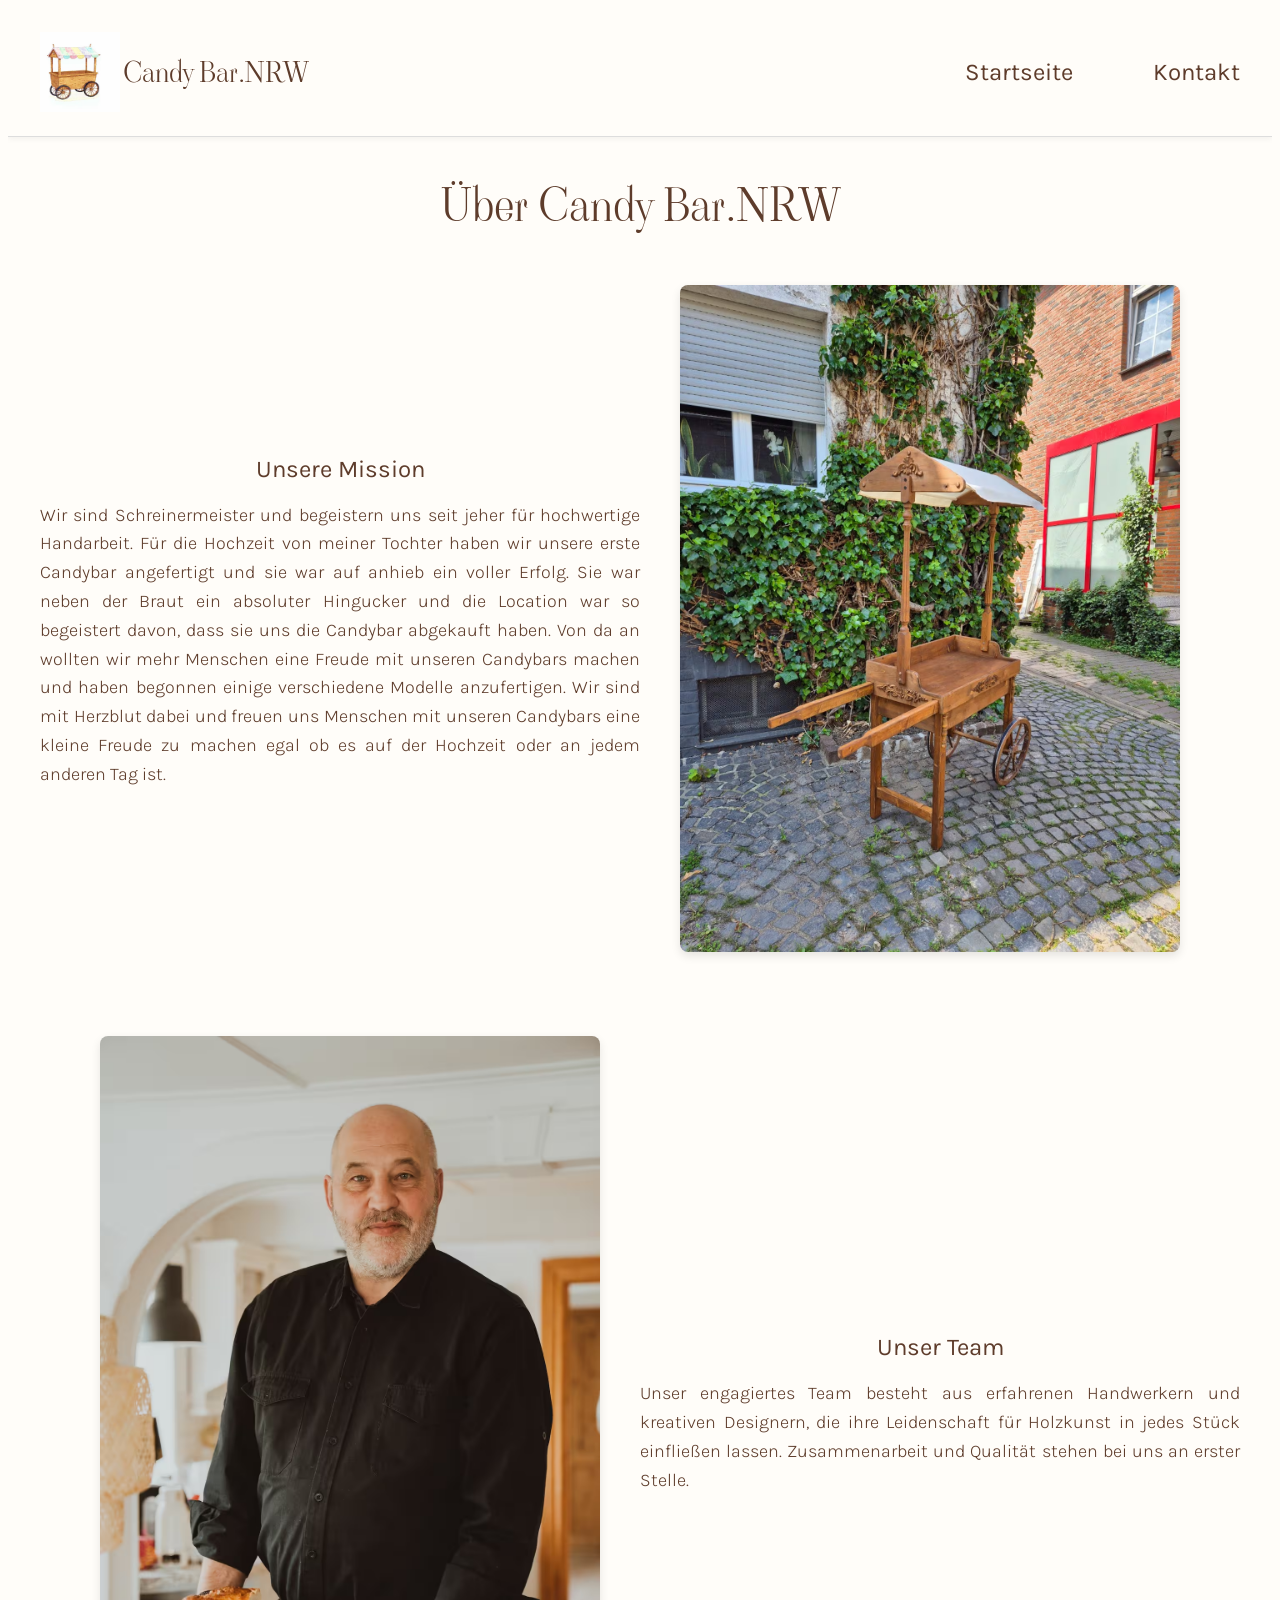
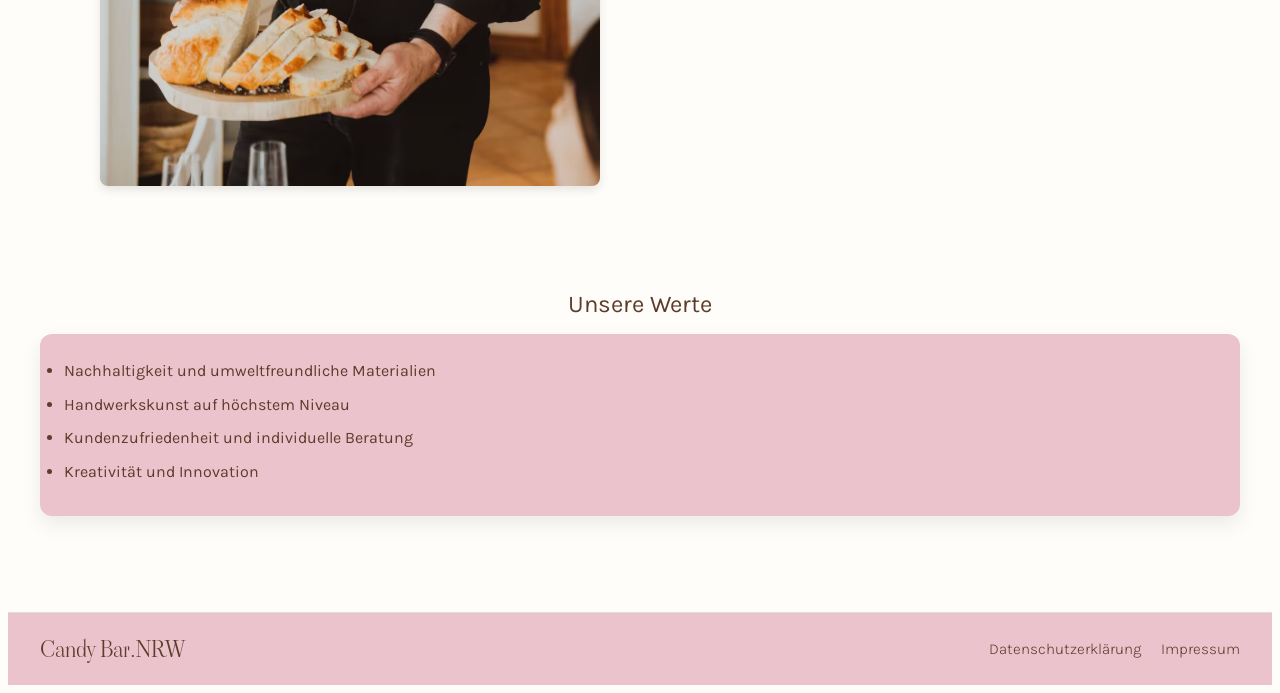
<file: about-us.html>
<!DOCTYPE html>
<html lang="de">
  <head>
    <meta charset="UTF-8" />
    <meta name="viewport" content="width=device-width, initial-scale=1.0" />
    <title>Candy Bar.NRW - Über uns</title>
    <meta name="description" content="Erfahren Sie mehr über Candy Bar.NRW, unser Team, unsere Mission und Werte." />
    <meta name="keywords" content="Candy Bar, Holzunikate, Über uns, Team, Mission, Werte" />
    <meta name="author" content="Candy Bar.NRW" />

                                      <!-- Fonts -->
    <link rel="preconnect" href="https://fonts.googleapis.com" />
    <link rel="preconnect" href="https://fonts.gstatic.com" crossorigin />
    <link href="https://fonts.googleapis.com/css2?family=Karla:ital,wght@0,200..800;1,200..800&family=Viaoda+Libre&display=swap" rel="stylesheet" />

                                        <!-- Style -->
    <link rel="stylesheet" href="Candy.Bar.css" />
  </head>
  <body>
    <header>
                         <!-- NAVBAR -->
        <nav class="navbar" role="navigation" aria-label="Hauptmenü">
          <div class="navbar-container">
            <div class="nav-top">

                            <!-- Logo + text -->
               <a href="index.html" class="logo" aria-label="Startseite Candy Bar.NRW">
                 <img src="Logo-NRW.avif" alt="Logo NRW Candy Bar NRW" class="logo-img" />
                 <span class="logo-text">Candy Bar.NRW</span>
               </a>

                       <!-- Menu for bigger screens -->
               <ul class="nav-links desktop-menu">
                <li><a href="index.html" target="_blank" rel="noopener noreferrer">Startseite</a></li>
                <li><a href="index.html#contact">Kontakt</a></li>
              </ul>

                          <!-- Menu for mobiles -->
              <div class="menu-wrap">
                  <input type="checkbox" id="menu-toggle" class="menu-toggle" aria-controls="mobile-menu"/>
                  <label for="menu-toggle" class="menu-icon" aria-label="Menü öffnen/schließen">
                    <span></span>
                    <span></span>
                    <span></span>
                 </label>

                 <ul class="nav-links mobile-menu" id="mobile-menu">
                    <li><a href="index.html" target="_blank" rel="noopener noreferrer">Startseite</a></li>
                    <li><a href="index.html#contact">Kontakt</a></li>
                 </ul>
               </div>
            </div> <!-- nav-top -->
          </div> <!-- navbar-container -->
       </nav>
    </header>

    <main>
      <section class="about-section info-section-container" role="region" aria-label="Über uns">
        <h1 class="info-heading">Über Candy Bar.NRW</h1>

        <div class="info-block first-block">
           <div class="info-text">
              <h2>Unsere Mission</h2>
              <p>Wir sind Schreinermeister und begeistern uns seit jeher für hochwertige Handarbeit. Für die Hochzeit von meiner Tochter haben wir unsere erste Candybar angefertigt und sie war auf anhieb ein voller Erfolg. Sie war neben der Braut ein absoluter Hingucker und die Location war so begeistert davon, dass sie uns die Candybar abgekauft haben. 
               Von da an wollten wir mehr Menschen eine Freude mit unseren Candybars machen und haben begonnen einige verschiedene Modelle anzufertigen. Wir sind mit Herzblut dabei und freuen uns Menschen mit unseren Candybars eine kleine Freude zu machen egal ob es auf der Hochzeit oder an jedem anderen Tag ist.</p>
            </div>
            <div class="info-images">
              <img src="About Us.avif" alt="Handgefertigte Holzunikate" loading="lazy"/>
            </div>
        </div>

        <div class="info-block reverse second-block">
          <div class="info-text">
            <h2>Unser Team</h2>
            <p>Unser engagiertes Team besteht aus erfahrenen Handwerkern und kreativen Designern, die ihre Leidenschaft für Holzkunst in jedes Stück einfließen lassen. Zusammenarbeit und Qualität stehen bei uns an erster Stelle.</p>
          </div>
          <div class="info-images">
            <img src="Reiner.Otto.avif" alt="Team von Candy Bar.NRW" loading="lazy" />
          </div>
       </div>

        <div class="info-block first-block third-block">
         <div class="info-text">
           <h2>Unsere Werte</h2>
            <ul class="info-list-container about-values-list">
              <li>Nachhaltigkeit und umweltfreundliche Materialien</li>
              <li>Handwerkskunst auf höchstem Niveau</li>
              <li>Kundenzufriedenheit und individuelle Beratung</li>
              <li>Kreativität und Innovation</li>
            </ul>
         </div>
       </div>
      </section>
   </main>

   <footer class="footer"  role="contentinfo">
      <div class="footer-content">
         <span class="footer-logo">Candy Bar.NRW</span>
         <nav class="footer-links" aria-label="Footer Navigation">
           <a href="datenschutz.html">Datenschutzerklärung</a>
           <a href="Impressum.html">Impressum</a>
         </nav>
      </div>
    </footer>


  </body>
</html>
</file>
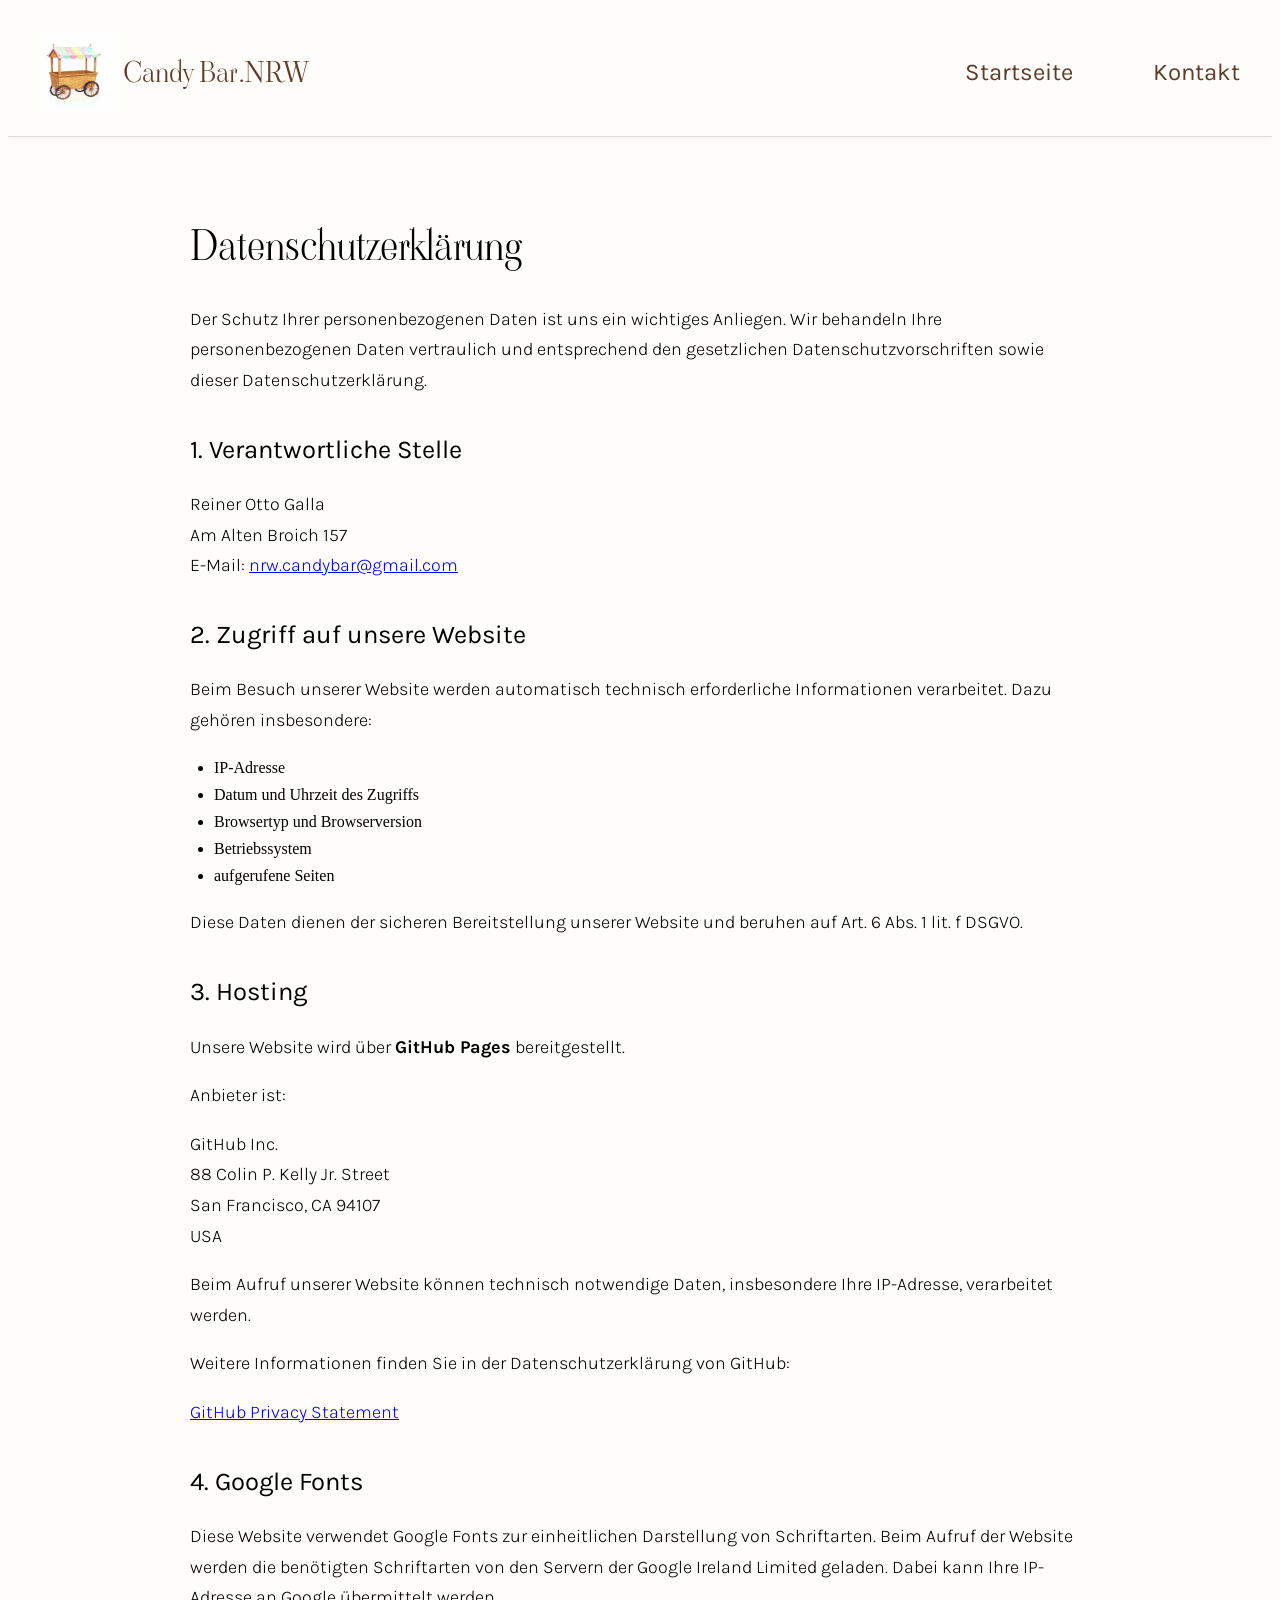
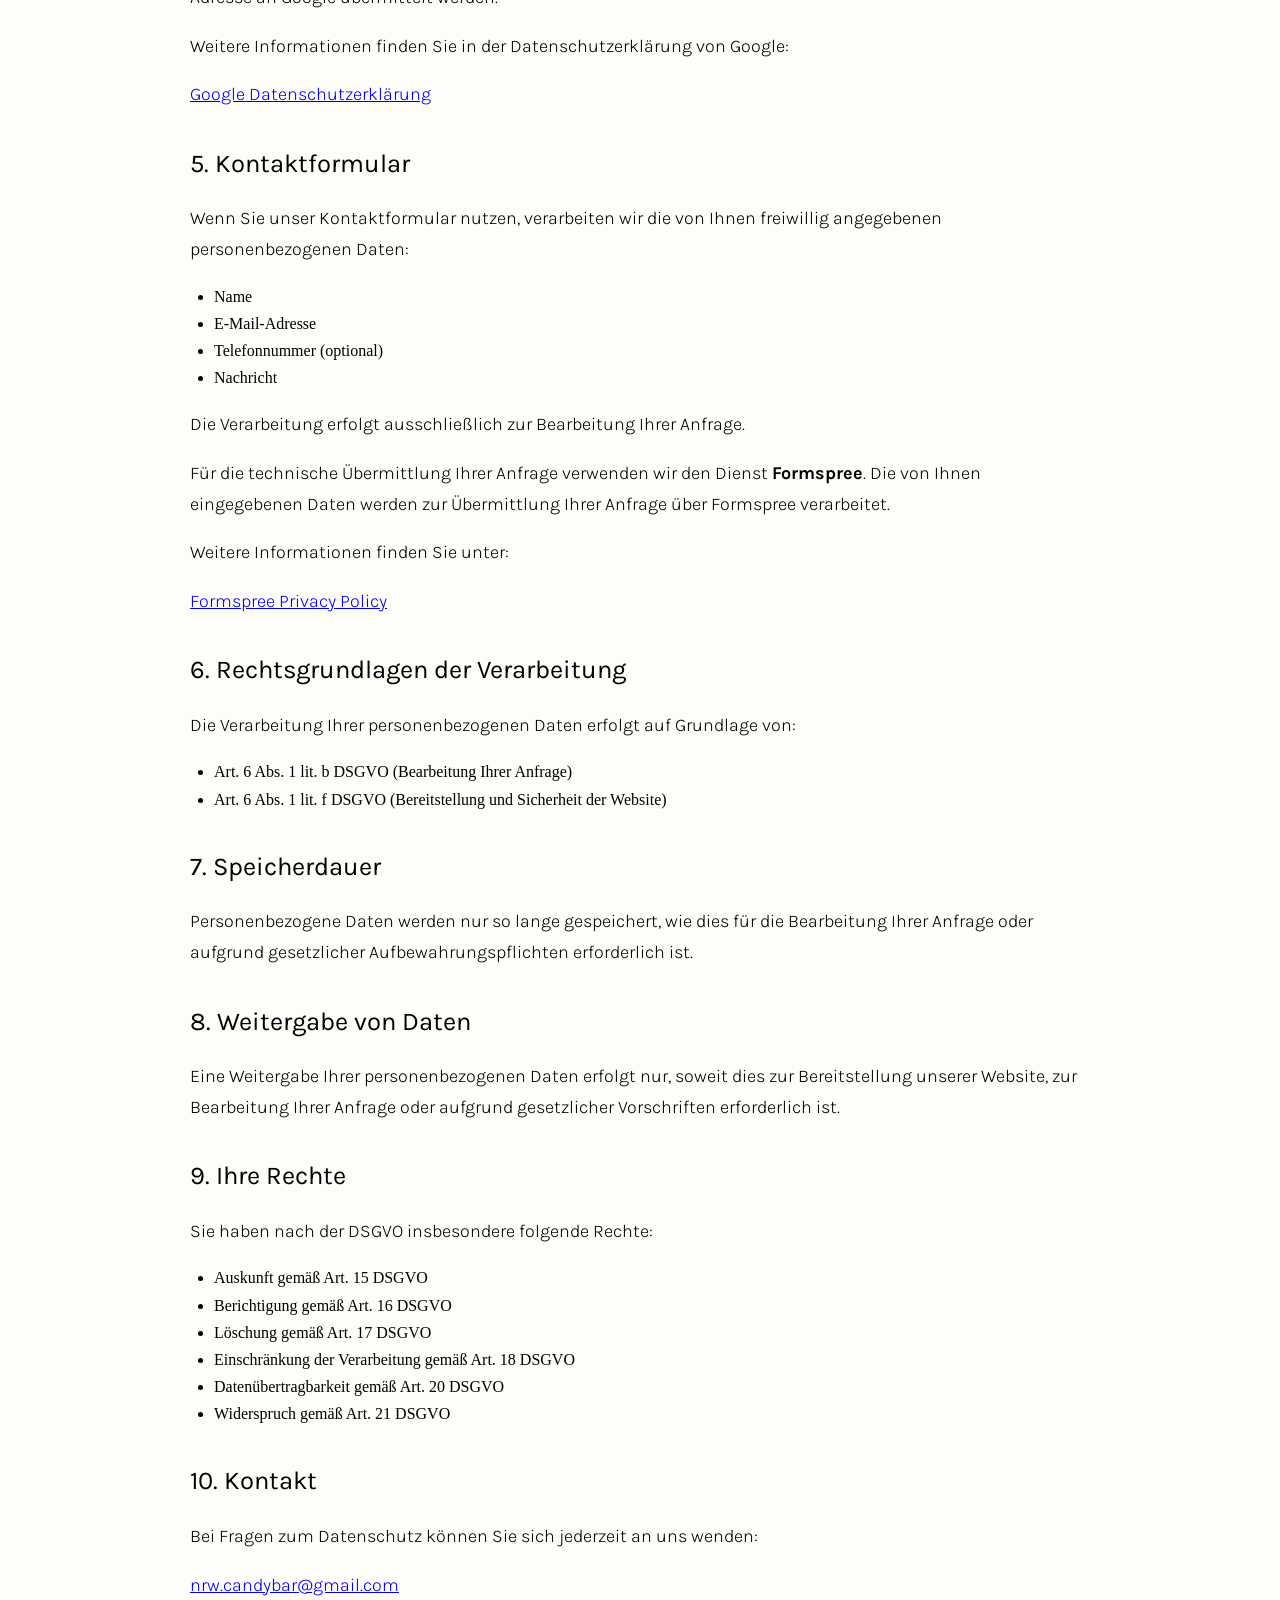
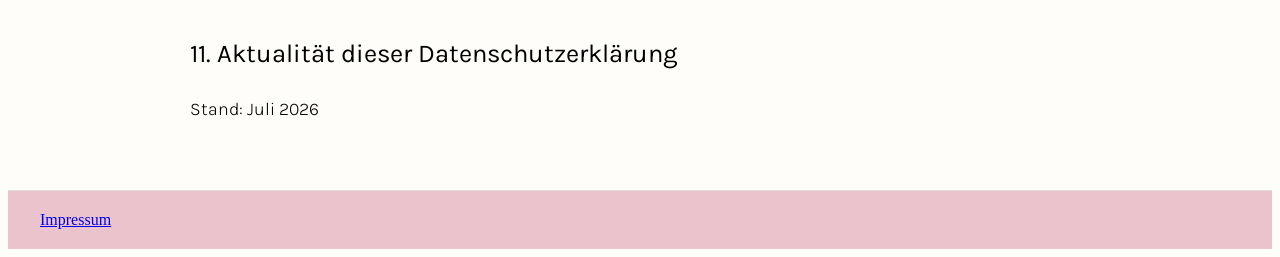
<file: datenschutz.html>
<!DOCTYPE html>
<html lang="de">
    <head>
      <meta charset="UTF-8" />
      <meta name="viewport" content="width=device-width, initial-scale=1.0" />
      <title>Datenschutzerklärung - Candy Bar.NRW</title>
      <meta name="description" content="Datenschutzerklärung von Candy Bar.NRW gemäß DSGVO." />
      <meta name="author" content="Candy Bar.NRW" />
      <meta name="robots" content="index, follow">

        <!-- Fonts -->
      <link rel="preconnect" href="https://fonts.googleapis.com">
      <link rel="preconnect" href="https://fonts.gstatic.com" crossorigin>
      <link href="https://fonts.googleapis.com/css2?family=Karla:ital,wght@0,200..800;1,200..800&family=Viaoda+Libre&display=swap" rel="stylesheet">

       <!-- Style -->
      <link rel="stylesheet" href="Candy.Bar.css" />
    </head>

    <body>
             <!-- NAVBAR -->
      <nav class="navbar" role="navigation" aria-label="Hauptmenü">
        <div class="navbar-container">
          <div class="nav-top">

            <!-- Logo + text -->
           <a href="index.html" class="logo" aria-label="Startseite Candy Bar.NRW">
             <img src="Logo-NRW.avif" alt="Logo NRW Candy Bar NRW" class="logo-img" />
             <span class="logo-text">Candy Bar.NRW</span>
           </a>

             <!-- Menu for bigger screens -->
           <ul class="nav-links desktop-menu">
             <li><a href="index.html" target="_blank" rel="noopener noreferrer">Startseite</a></li>
             <li><a href="index.html#contact">Kontakt</a></li>
           </ul>

            <!-- Menu for mobiles -->
           <div class="menu-wrap">
             <input type="checkbox" id="menu-toggle" class="menu-toggle" aria-controls="mobile-menu"/>
             <label for="menu-toggle" class="menu-icon" aria-label="Menü öffnen/schließen">
             <span></span>
             <span></span>
             <span></span>
             </label>

             <ul class="nav-links mobile-menu" id="mobile-menu">
               <li><a href="index.html" target="_blank" rel="noopener noreferrer">Startseite</a></li>
               <li><a href="#contact">Kontakt</a></li>
             </ul>
           </div>
         </div> <!-- nav-top -->
       </div> <!-- navbar-container -->
     </nav>

      <main class="legal-container">

        <h1>Datenschutzerklärung</h1>

        <p>
        Der Schutz Ihrer personenbezogenen Daten ist uns ein wichtiges Anliegen.
        Wir behandeln Ihre personenbezogenen Daten vertraulich und entsprechend
        den gesetzlichen Datenschutzvorschriften sowie dieser Datenschutzerklärung.
        </p>

        <h2>1. Verantwortliche Stelle</h2>

        <p>
        Reiner Otto Galla<br>
        Am Alten Broich 157<br>
        E-Mail:
        <a href="mailto:nrw.candybar@gmail.com">nrw.candybar@gmail.com</a>
        </p>

        <h2>2. Zugriff auf unsere Website</h2>

        <p>
        Beim Besuch unserer Website werden automatisch technisch erforderliche
        Informationen verarbeitet. Dazu gehören insbesondere:
        </p>

        <ul>
          <li>IP-Adresse</li>
          <li>Datum und Uhrzeit des Zugriffs</li>
          <li>Browsertyp und Browserversion</li>
          <li>Betriebssystem</li>
          <li>aufgerufene Seiten</li>
        </ul>

        <p>
        Diese Daten dienen der sicheren Bereitstellung unserer Website und
        beruhen auf Art. 6 Abs. 1 lit. f DSGVO.
        </p>

        <h2>3. Hosting</h2>

        <p>
        Unsere Website wird über <strong>GitHub Pages</strong> bereitgestellt.
        </p>

        <p>
        Anbieter ist:
        </p>

        <p>
        GitHub Inc.<br>
        88 Colin P. Kelly Jr. Street<br>
        San Francisco, CA 94107<br>
        USA
        </p>

        <p>
        Beim Aufruf unserer Website können technisch notwendige Daten, insbesondere
        Ihre IP-Adresse, verarbeitet werden.
        </p>

        <p>
        Weitere Informationen finden Sie in der Datenschutzerklärung von GitHub:
        </p>

        <p>
          <a href="https://docs.github.com/de/site-policy/privacy-policies/github-general-privacy-statement"
          target="_blank"
          rel="noopener noreferrer">
          GitHub Privacy Statement
    </a>
  </p>

  <h2>4. Google Fonts</h2>

  <p>
    Diese Website verwendet Google Fonts zur einheitlichen Darstellung von
    Schriftarten. Beim Aufruf der Website werden die benötigten Schriftarten
    von den Servern der Google Ireland Limited geladen. Dabei kann Ihre
    IP-Adresse an Google übermittelt werden.
  </p>

  <p>
    Weitere Informationen finden Sie in der Datenschutzerklärung von Google:
  </p>

  <p>
    <a href="https://policies.google.com/privacy"
       target="_blank"
       rel="noopener noreferrer">
      Google Datenschutzerklärung
    </a>
  </p>

  <h2>5. Kontaktformular</h2>

  <p>
    Wenn Sie unser Kontaktformular nutzen, verarbeiten wir die von Ihnen
    freiwillig angegebenen personenbezogenen Daten:
  </p>

  <ul>
    <li>Name</li>
    <li>E-Mail-Adresse</li>
    <li>Telefonnummer (optional)</li>
    <li>Nachricht</li>
  </ul>

  <p>
    Die Verarbeitung erfolgt ausschließlich zur Bearbeitung Ihrer Anfrage.
  </p>

  <p>
    Für die technische Übermittlung Ihrer Anfrage verwenden wir den Dienst
    <strong>Formspree</strong>.
    Die von Ihnen eingegebenen Daten werden zur Übermittlung Ihrer Anfrage
    über Formspree verarbeitet.
  </p>

  <p>
    Weitere Informationen finden Sie unter:
  </p>

  <p>
    <a href="https://formspree.io/legal/privacy-policy/"
       target="_blank"
       rel="noopener noreferrer">
      Formspree Privacy Policy
    </a>
  </p>

  <h2>6. Rechtsgrundlagen der Verarbeitung</h2>

  <p>
    Die Verarbeitung Ihrer personenbezogenen Daten erfolgt auf Grundlage von:
  </p>

  <ul>
    <li>Art. 6 Abs. 1 lit. b DSGVO (Bearbeitung Ihrer Anfrage)</li>
    <li>Art. 6 Abs. 1 lit. f DSGVO (Bereitstellung und Sicherheit der Website)</li>
  </ul>

  <h2>7. Speicherdauer</h2>

  <p>
    Personenbezogene Daten werden nur so lange gespeichert,
    wie dies für die Bearbeitung Ihrer Anfrage oder aufgrund
    gesetzlicher Aufbewahrungspflichten erforderlich ist.
  </p>

  <h2>8. Weitergabe von Daten</h2>

  <p>
    Eine Weitergabe Ihrer personenbezogenen Daten erfolgt nur,
    soweit dies zur Bereitstellung unserer Website, zur Bearbeitung
    Ihrer Anfrage oder aufgrund gesetzlicher Vorschriften erforderlich ist.
  </p>

  <h2>9. Ihre Rechte</h2>

  <p>
    Sie haben nach der DSGVO insbesondere folgende Rechte:
  </p>

  <ul>
    <li>Auskunft gemäß Art. 15 DSGVO</li>
    <li>Berichtigung gemäß Art. 16 DSGVO</li>
    <li>Löschung gemäß Art. 17 DSGVO</li>
    <li>Einschränkung der Verarbeitung gemäß Art. 18 DSGVO</li>
    <li>Datenübertragbarkeit gemäß Art. 20 DSGVO</li>
    <li>Widerspruch gemäß Art. 21 DSGVO</li>
  </ul>

  <h2>10. Kontakt</h2>

  <p>
    Bei Fragen zum Datenschutz können Sie sich jederzeit an uns wenden:
  </p>

  <p>
    <a href="mailto:nrw.candybar@gmail.com">nrw.candybar@gmail.com</a>
  </p>

  <h2>11. Aktualität dieser Datenschutzerklärung</h2>

  <p>
    Stand: Juli 2026
  </p>

</main>

  <footer class="footer">
    <div class="footer-content">
      <a href="Impressum.html">Impressum</a>
    </div>
  </footer>

</body>
</html>
</file>
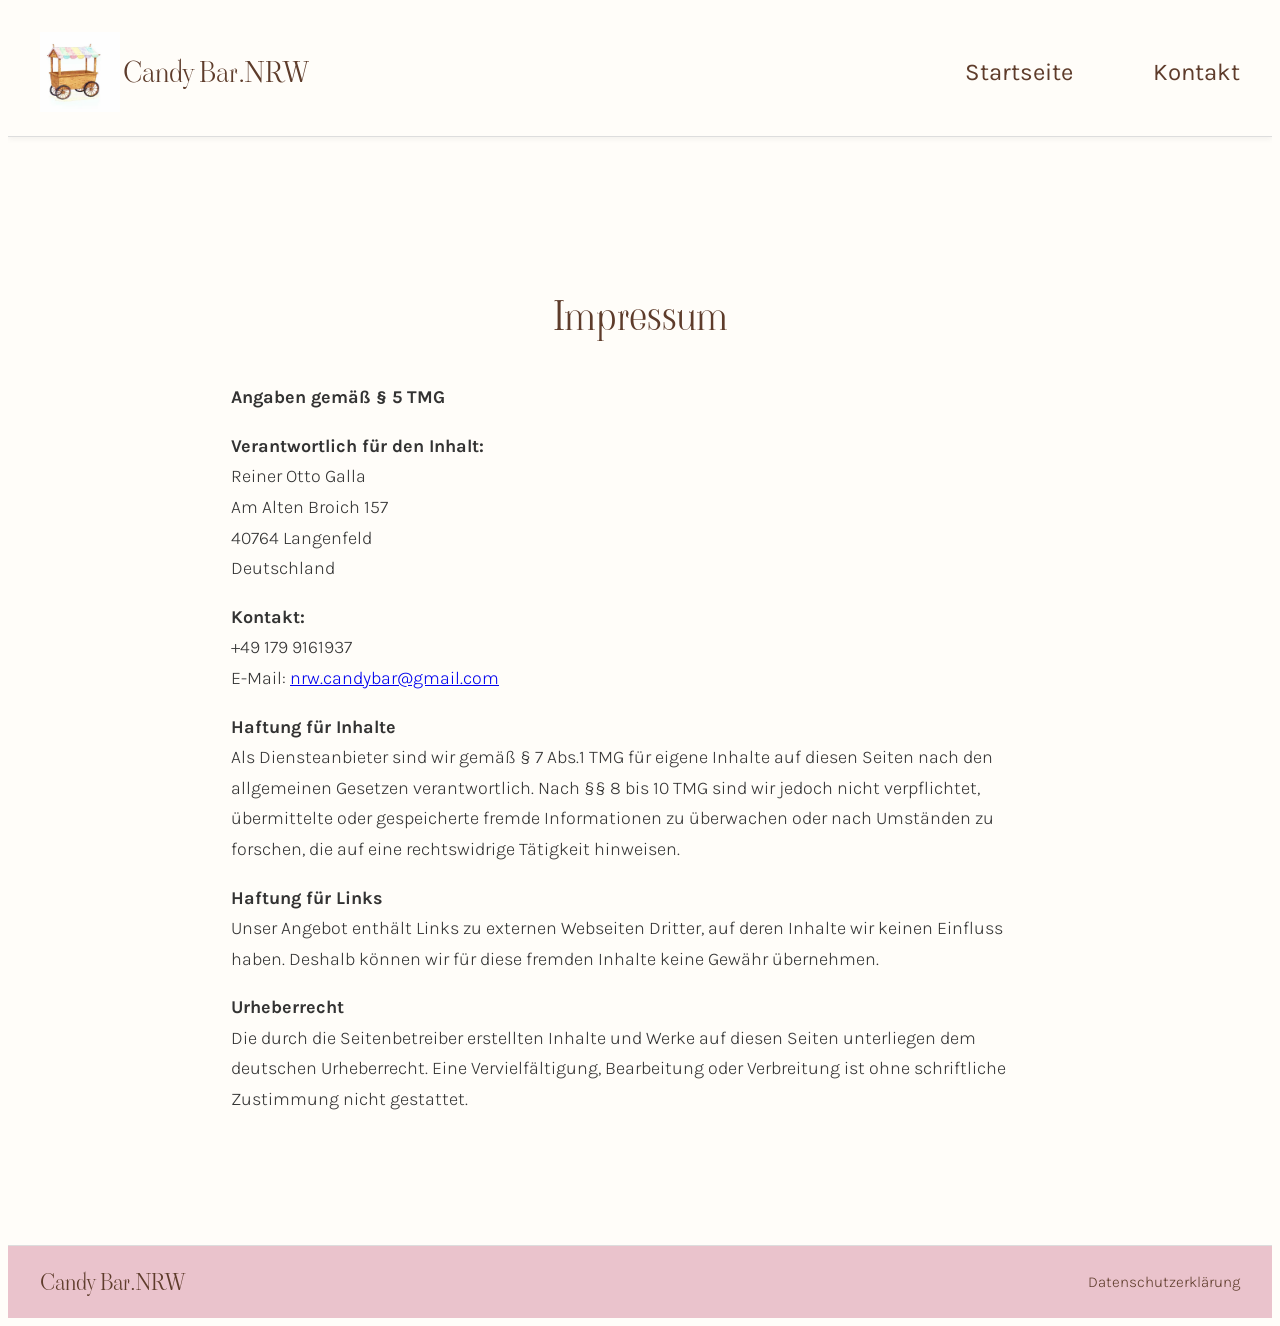
<file: Impressum.html>
<!DOCTYPE html>
<html lang="de">
  <head>
    <meta charset="UTF-8" />
    <meta name="viewport" content="width=device-width, initial-scale=1.0" />
    <title>Impressum - Candy Bar.NRW</title>

      <!-- Fonts -->
    <link rel="preconnect" href="https://fonts.googleapis.com">
    <link rel="preconnect" href="https://fonts.gstatic.com" crossorigin>
    <link href="https://fonts.googleapis.com/css2?family=Karla:wght@200;400;600&family=Viaoda+Libre&display=swap" rel="stylesheet">

     <!-- CSS Global -->
    <link rel="stylesheet" href="Candy.Bar.css" />
  </head>
   <body>
     <nav class="navbar" role="navigation" aria-label="Hauptmenü">
       <div class="navbar-container">
          <div class="nav-top">
           <a href="index.html" class="logo" aria-label="Startseite Candy Bar.NRW">
             <img src="Logo-NRW.avif" alt="Candy Bar NRW Logo" class="logo-img">
             <span class="logo-text">Candy Bar.NRW</span>
           </a>

              <!-- Desktop menu -->
           <ul class="nav-links desktop-menu">
             <li><a href="index.html">Startseite</a></li>
             <li><a href="index.html#contact">Kontakt</a></li>
           </ul>

              <!-- Mobile menu -->
            <div class="menu-wrap">
              <input type="checkbox" id="menu-toggle" class="menu-toggle" aria-controls="mobile-menu">
                <label for="menu-toggle" class="menu-icon">
                   <span></span>
                   <span></span>
                   <span></span>
                </label>

              <ul class="nav-links mobile-menu" id="mobile-menu">
                <li><a href="index.html">Startseite</a></li>
                <li><a href="index.html#contact">Kontakt</a></li>
              </ul>
           </div>
         </div>
       </div>
     </nav>

                     <!-- MAIN CONTENT -->
       <main class="legal-page">
          <section class="legal-container">

            <h1>Impressum</h1>

            <p><strong>Angaben gemäß § 5 TMG</strong></p>

            <p>
            <strong>Verantwortlich für den Inhalt:</strong><br>
            Reiner Otto Galla<br>
            Am Alten Broich 157<br>
            40764 Langenfeld<br>
            Deutschland
            </p>

            <p>
            <strong>Kontakt:</strong><br>
            +49 179 9161937<br>
            E-Mail:
            <a href="mailto:nrw.candybar@gmail.com">nrw.candybar@gmail.com</a>
            </p>

            <p>
            <strong>Haftung für Inhalte</strong><br>
            Als Diensteanbieter sind wir gemäß § 7 Abs.1 TMG für eigene Inhalte auf diesen Seiten nach den allgemeinen Gesetzen verantwortlich.
            Nach §§ 8 bis 10 TMG sind wir jedoch nicht verpflichtet, übermittelte oder gespeicherte fremde Informationen zu überwachen
            oder nach Umständen zu forschen, die auf eine rechtswidrige Tätigkeit hinweisen.
            </p>

            <p>
            <strong>Haftung für Links</strong><br>
            Unser Angebot enthält Links zu externen Webseiten Dritter, auf deren Inhalte wir keinen Einfluss haben.
            Deshalb können wir für diese fremden Inhalte keine Gewähr übernehmen.
            </p>

            <p>
            <strong>Urheberrecht</strong><br>
            Die durch die Seitenbetreiber erstellten Inhalte und Werke auf diesen Seiten unterliegen dem deutschen Urheberrecht.
            Eine Vervielfältigung, Bearbeitung oder Verbreitung ist ohne schriftliche Zustimmung nicht gestattet.
            </p>

          </section>
       </main>

              <!-- FOOTER -->
      <footer class="footer">
       <div class="footer-content">
         <span class="footer-logo">Candy Bar.NRW</span>
           <nav class="footer-links">
            <a href="datenschutz.html">Datenschutzerklärung</a>
        </nav>
        </div>
       </footer>
   </body>
</html>
</file>
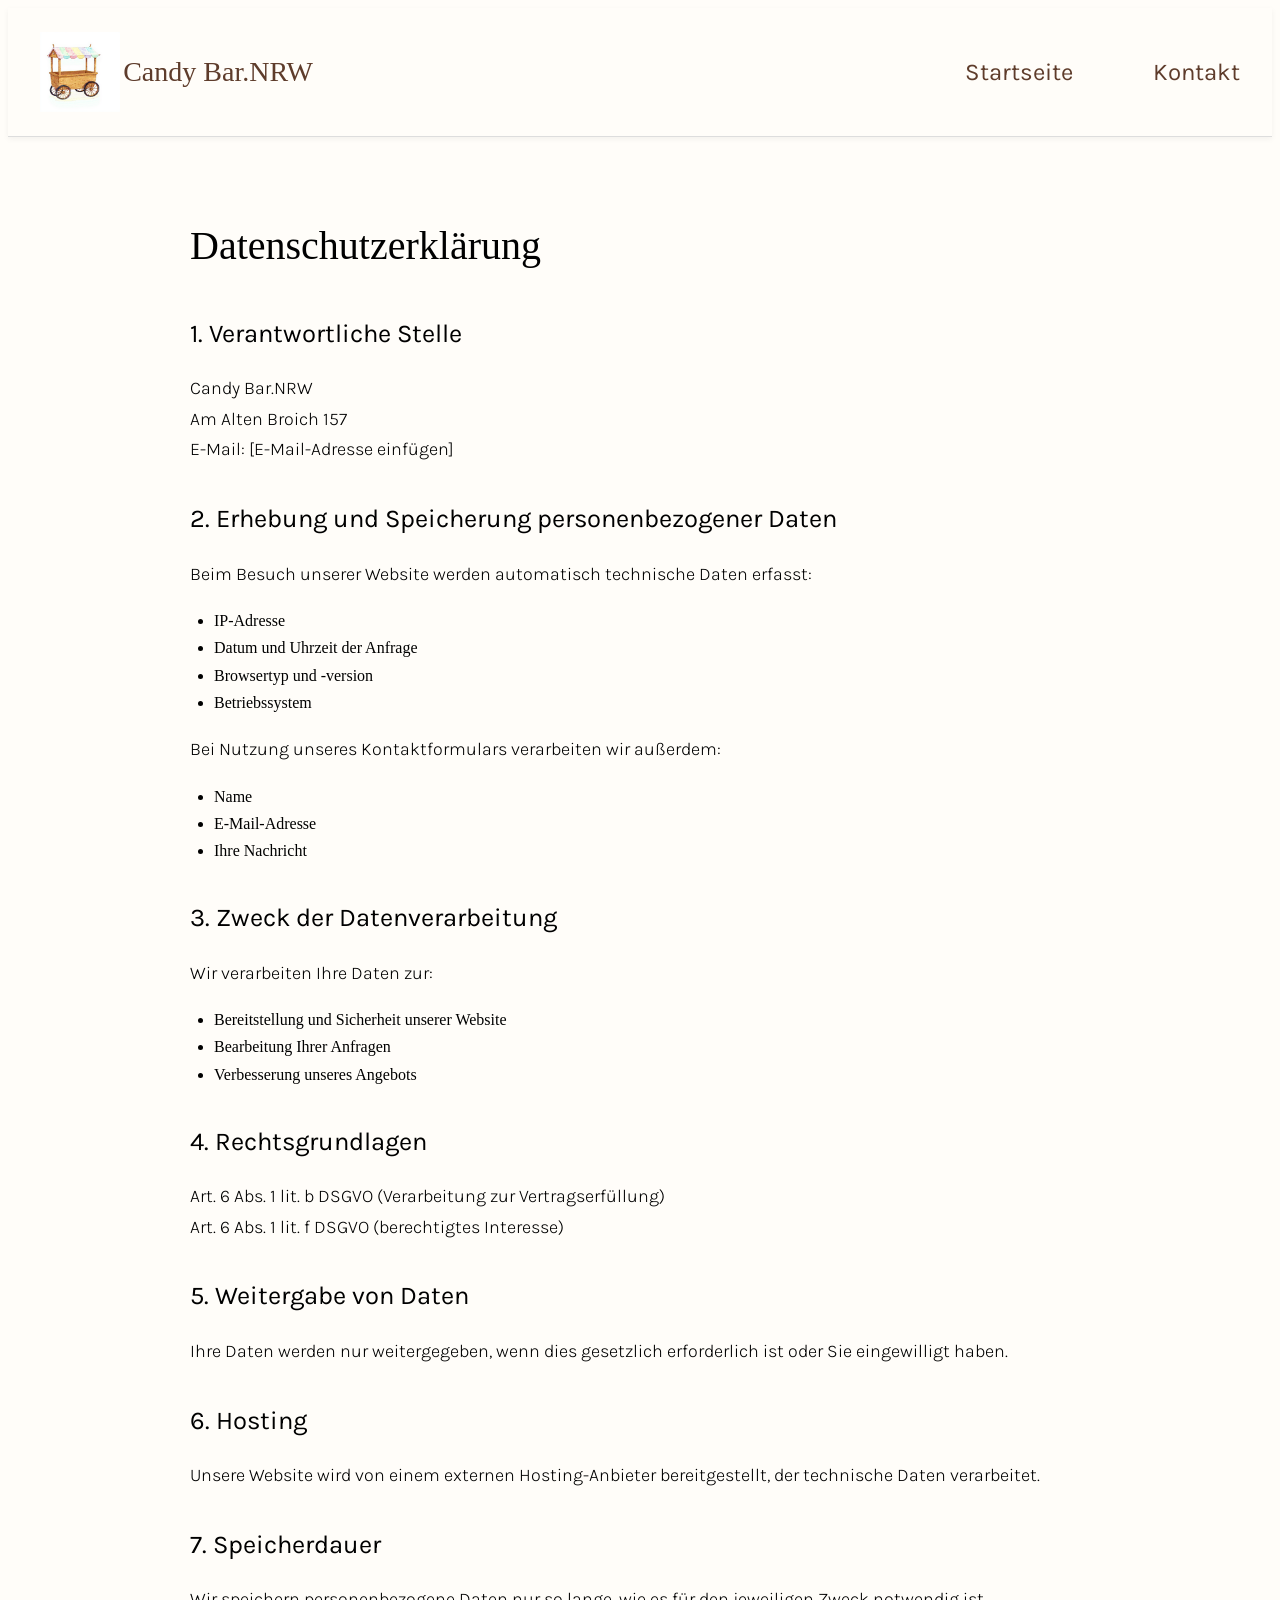
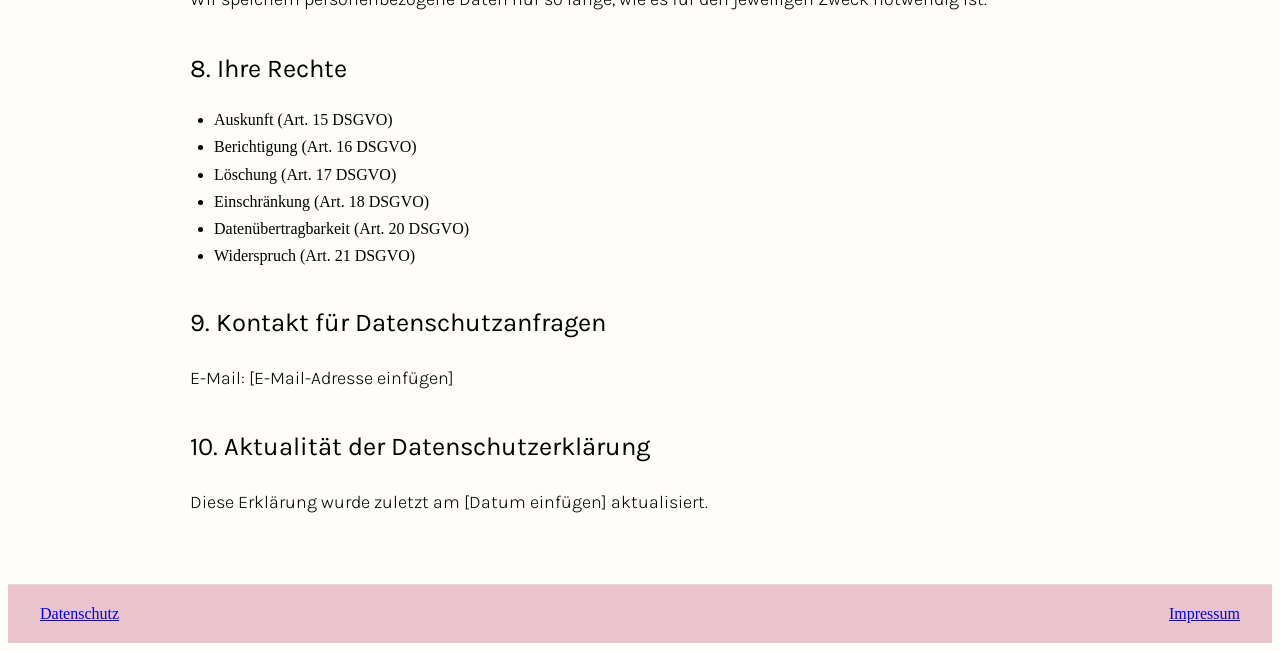
<file: Candy Bar.NRW/Datenschutz.html>
<!DOCTYPE html>
<html lang="de">
<head>
  <meta charset="UTF-8" />
  <meta name="viewport" content="width=device-width, initial-scale=1.0" />
  <title>Datenschutzerklärung – Candy Bar.NRW</title>

  <!-- Fonts -->
  <link rel="preconnect" href="https://fonts.googleapis.com">
  <link rel="preconnect" href="https://fonts.gstatic.com" crossorigin>
  <link href="https://fonts.googleapis.com/css2?family=Karla:wght@300;400;500;700&display=swap" rel="stylesheet">

  <!-- Global CSS -->
  <link rel="stylesheet" href="Candy.Bar.css">
</head>

<body>

  <header>
    <nav class="navbar" role="navigation" aria-label="Hauptmenü">
     <div class="navbar-container">
      <div class="nav-top">

         <!-- Logo + text -->
         <a href="index.html" class="logo" aria-label="Startseite Candy Bar.NRW">
          <img src="Logo.NRW.png" alt="Logo NRW Candy Bar NRW" class="logo-img" />
          <span class="logo-text">Candy Bar.NRW</span>
         </a>

         <!-- Menú visible solo en pantallas grandes -->
         <ul class="nav-links desktop-menu">
          <li><a href="index.html" target="_blank" rel="noopener noreferrer">Startseite</a></li>
          <li><a href="index.html#contact">Kontakt</a></li>
         </ul>

         <!-- Menú hamburguesa solo para móviles -->
         <div class="menu-wrap">
          <input type="checkbox" id="menu-toggle" class="menu-toggle" aria-controls="mobile-menu"/>
          <label for="menu-toggle" class="menu-icon" aria-label="Menü öffnen/schließen">
            <span></span>
            <span></span>
            <span></span>
          </label>

          <ul class="nav-links mobile-menu" id="mobile-menu">
            <li><a href="index.html" target="_blank" rel="noopener noreferrer">Startseite</a></li>
            <li><a href="index.html#contact">Kontakt</a></li>
          </ul>
         </div>
       </div> <!-- nav-top -->
      </div> <!-- navbar-container -->
    </nav>

  </header>

  <main class="legal-container">
    <h1>Datenschutzerklärung</h1>

    <h2>1. Verantwortliche Stelle</h2>
    <p>
      Candy Bar.NRW<br>
      Am Alten Broich 157<br>
      E-Mail: [E-Mail-Adresse einfügen]
    </p>

    <h2>2. Erhebung und Speicherung personenbezogener Daten</h2>
    <p>
      Beim Besuch unserer Website werden automatisch technische Daten erfasst:
    </p>
    <ul>
      <li>IP-Adresse</li>
      <li>Datum und Uhrzeit der Anfrage</li>
      <li>Browsertyp und -version</li>
      <li>Betriebssystem</li>
    </ul>

    <p>Bei Nutzung unseres Kontaktformulars verarbeiten wir außerdem:</p>
    <ul>
      <li>Name</li>
      <li>E-Mail-Adresse</li>
      <li>Ihre Nachricht</li>
    </ul>

    <h2>3. Zweck der Datenverarbeitung</h2>
    <p>Wir verarbeiten Ihre Daten zur:</p>
    <ul>
      <li>Bereitstellung und Sicherheit unserer Website</li>
      <li>Bearbeitung Ihrer Anfragen</li>
      <li>Verbesserung unseres Angebots</li>
    </ul>

    <h2>4. Rechtsgrundlagen</h2>
    <p>
      Art. 6 Abs. 1 lit. b DSGVO (Verarbeitung zur Vertragserfüllung)<br>
      Art. 6 Abs. 1 lit. f DSGVO (berechtigtes Interesse)
    </p>

    <h2>5. Weitergabe von Daten</h2>
    <p>
      Ihre Daten werden nur weitergegeben, wenn dies gesetzlich erforderlich ist oder Sie eingewilligt haben.
    </p>

    <h2>6. Hosting</h2>
    <p>
      Unsere Website wird von einem externen Hosting-Anbieter bereitgestellt, der technische Daten verarbeitet.
    </p>

    <h2>7. Speicherdauer</h2>
    <p>
      Wir speichern personenbezogene Daten nur so lange, wie es für den jeweiligen Zweck notwendig ist.
    </p>

    <h2>8. Ihre Rechte</h2>
    <ul>
      <li>Auskunft (Art. 15 DSGVO)</li>
      <li>Berichtigung (Art. 16 DSGVO)</li>
      <li>Löschung (Art. 17 DSGVO)</li>
      <li>Einschränkung (Art. 18 DSGVO)</li>
      <li>Datenübertragbarkeit (Art. 20 DSGVO)</li>
      <li>Widerspruch (Art. 21 DSGVO)</li>
    </ul>

    <h2>9. Kontakt für Datenschutzanfragen</h2>
    <p>
      E-Mail: [E-Mail-Adresse einfügen]
    </p>

    <h2>10. Aktualität der Datenschutzerklärung</h2>
    <p>Diese Erklärung wurde zuletzt am [Datum einfügen] aktualisiert.</p>

  </main>

  <footer class="footer">
    <div class="footer-content">
      <a href="datenschutz.html">Datenschutz</a>
      <a href="impressum.html">Impressum</a>
    </div>
  </footer>

</body>
</html>
</file>
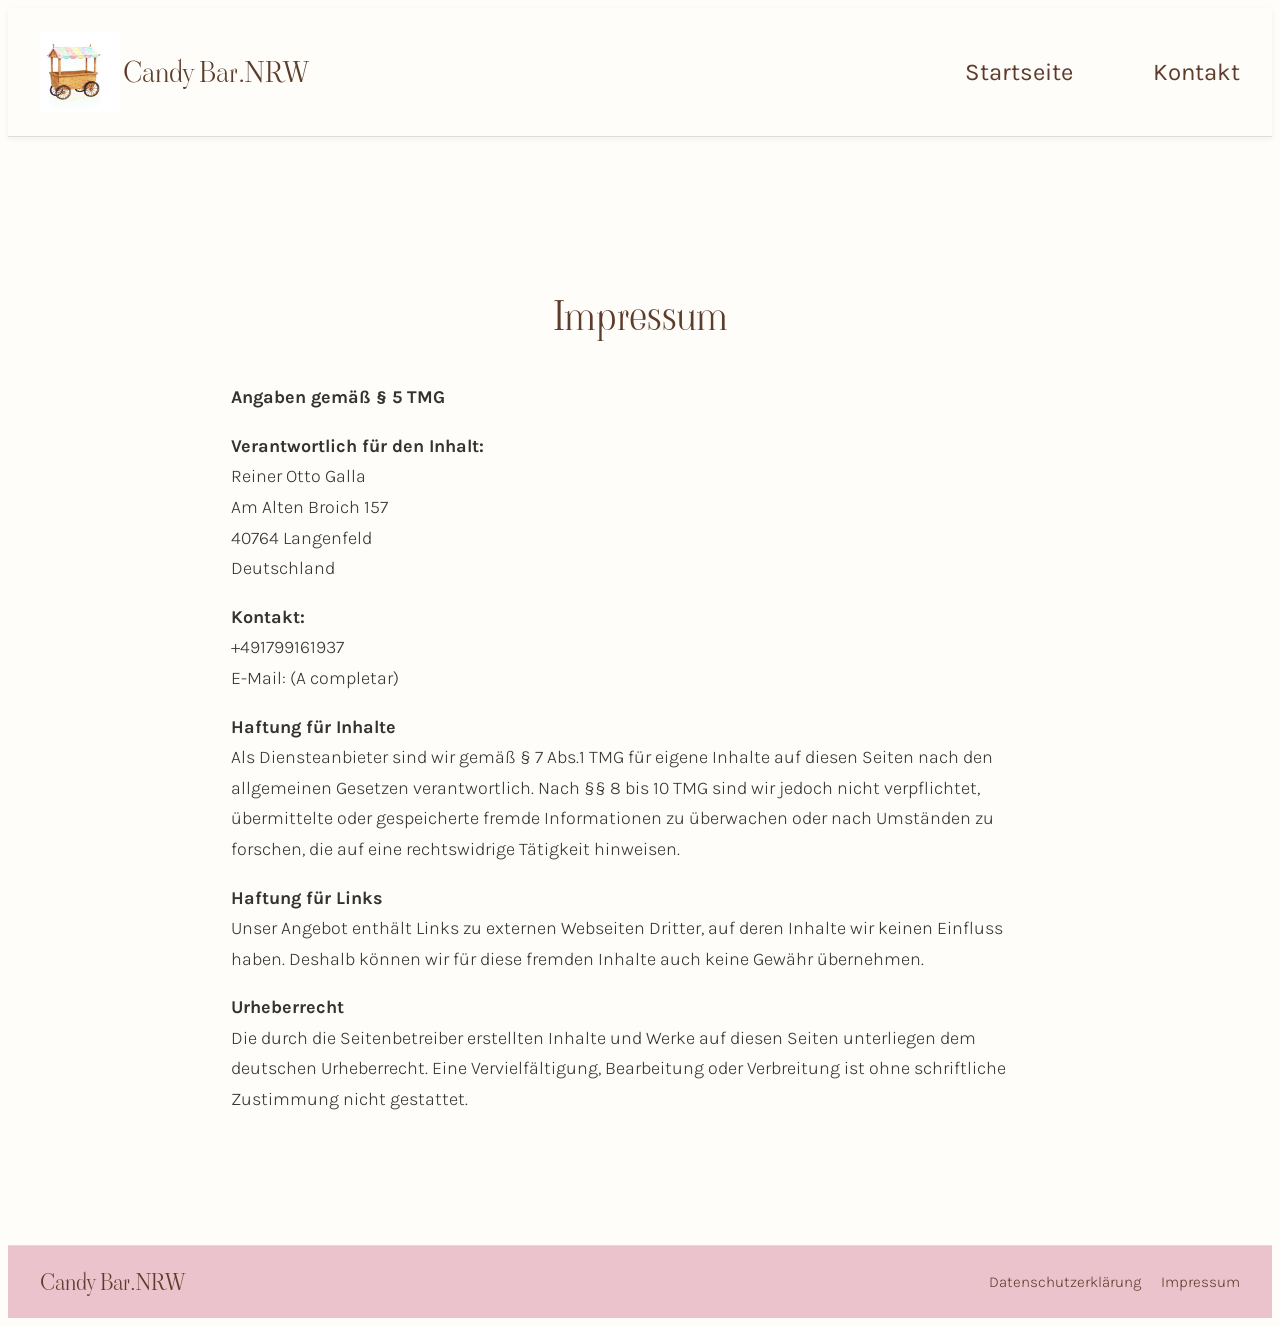
<file: Candy Bar.NRW/Impressum.html>
<!DOCTYPE html>
<html lang="de">
  <head>
    <meta charset="UTF-8" />
    <meta name="viewport" content="width=device-width, initial-scale=1.0" />
    <title>Impressum - Candy Bar.NRW</title>

      <!-- Fonts -->
    <link rel="preconnect" href="https://fonts.googleapis.com">
    <link rel="preconnect" href="https://fonts.gstatic.com" crossorigin>
    <link href="https://fonts.googleapis.com/css2?family=Karla:wght@200;400;600&family=Viaoda+Libre&display=swap" rel="stylesheet">

     <!-- CSS Global -->
    <link rel="stylesheet" href="Candy.Bar.css" />
  </head>
   <body>
     <nav class="navbar" role="navigation" aria-label="Hauptmenü">
       <div class="navbar-container">
          <div class="nav-top">
           <a href="index.html" class="logo" aria-label="Startseite Candy Bar.NRW">
             <img src="Logo.NRW.png" alt="Candy Bar NRW Logo" class="logo-img">
             <span class="logo-text">Candy Bar.NRW</span>
           </a>

              <!-- Desktop menu -->
           <ul class="nav-links desktop-menu">
             <li><a href="index.html">Startseite</a></li>
             <li><a href="index.html#contact">Kontakt</a></li>
           </ul>

              <!-- Mobile menu -->
            <div class="menu-wrap">
              <input type="checkbox" id="menu-toggle" class="menu-toggle" aria-controls="mobile-menu">
                <label for="menu-toggle" class="menu-icon">
                   <span></span>
                   <span></span>
                   <span></span>
                </label>

              <ul class="nav-links mobile-menu" id="mobile-menu">
                <li><a href="index.html">Startseite</a></li>
                <li><a href="index.html#contact">Kontakt</a></li>
              </ul>
           </div>
         </div>
       </div>
     </nav>

                     <!-- MAIN CONTENT -->
       <main class="legal-page">
         <section class="legal-container">
            <h1>Impressum</h1>
            <p><strong>Angaben gemäß § 5 TMG</strong></p>
            <p><strong>Verantwortlich für den Inhalt:</strong><br>
              Reiner Otto Galla<br>
              Am Alten Broich 157<br>
              40764 Langenfeld<br>
              Deutschland
            </p>

            <p><strong>Kontakt:</strong><br>
             +491799161937<br>
             E-Mail: (A completar)
            </p>

            <p><strong>Haftung für Inhalte</strong><br>
             Als Diensteanbieter sind wir gemäß § 7 Abs.1 TMG für eigene Inhalte auf diesen Seiten nach den allgemeinen Gesetzen verantwortlich. 
             Nach §§ 8 bis 10 TMG sind wir jedoch nicht verpflichtet, übermittelte oder gespeicherte fremde Informationen zu überwachen 
             oder nach Umständen zu forschen, die auf eine rechtswidrige Tätigkeit hinweisen.
            </p>

            <p><strong>Haftung für Links</strong><br>
             Unser Angebot enthält Links zu externen Webseiten Dritter, auf deren Inhalte wir keinen Einfluss haben. 
             Deshalb können wir für diese fremden Inhalte auch keine Gewähr übernehmen. 
            </p>

           <p>
           <strong>Urheberrecht</strong><br>
            Die durch die Seitenbetreiber erstellten Inhalte und Werke auf diesen Seiten unterliegen dem deutschen Urheberrecht. 
            Eine Vervielfältigung, Bearbeitung oder Verbreitung ist ohne schriftliche Zustimmung nicht gestattet.
           </p>
          </section>
       </main>

              <!-- FOOTER -->
      <footer class="footer">
       <div class="footer-content">
         <span class="footer-logo">Candy Bar.NRW</span>
           <nav class="footer-links">
            <a href="datenschutz.html">Datenschutzerklärung</a>
            <a href="impressum.html">Impressum</a>
        </nav>
        </div>
       </footer>
   </body>
</html>
</file>
<file: Candy.Bar.css>
/* FONTS */
h1 {
  font-family: "Viaoda Libre", serif;
  font-size: 2.8125rem; /* 45px */
  font-weight: 400;
}

h2, h3, p {
  font-family: "Karla", sans-serif;
}

h2 {
  font-size: 1.5rem; /* 24px */
  font-weight: 400;
}

h3 {
  font-size: 1.25rem;
  font-weight: 400;
}

p {
  font-size: 1.125rem; /* 18px */
  font-weight: 300;
}

  /* Imágenes fluidas en general */
  img {
    max-width: 100%;
    height: auto;
  }

/* BODY */
body {
  background-color: #FFFDF9;
}

.visually-hidden {
  position: absolute !important;
  width: 1px !important;
  height: 1px !important;
  padding: 0 !important;
  margin: -1px !important;
  overflow: hidden !important;
  clip: rect(0, 0, 0, 0) !important;
  white-space: nowrap !important;
  border: 0 !important;
}

/* NAVBAR */
.navbar {
  width: 100%;
  background-color: #FFFDF9;
  padding: 1.5rem 0;
  border-bottom: 1px solid #ddd;
  position: sticky;
  top: 0;
  z-index: 100;
  box-shadow: 0 2px 6px rgba(0, 0, 0, 0.05);
}

.navbar-container {
  max-width: 1200px;
  margin: 0 auto;
  padding: 0 2rem;
  display: flex;
  flex-direction: column;
  gap: 1rem;
}

.nav-top {
  display: flex;
  justify-content: space-between;
  align-items: center;
  width: 100%;
}

.logo {
  display: flex;
  align-items: center;
  gap: 0.2rem;
  text-decoration: none;
}

.logo-img {
  height: 80px;
  width: auto;
}

.logo-text {
  font-family: "Viaoda Libre", serif;
  font-size: 1.75rem;
  color: #5E3C2B;
  white-space: nowrap;
}

/* DESKTOP MENU */
.nav-links {
  list-style: none;
  margin: 0;
  padding: 0;
}

.nav-links a {
  font-family: "Karla", sans-serif;
  font-size: 1.5rem;
  text-decoration: none;
  color: #5E3C2B;
  transition: color 0.3s ease;
}

.desktop-menu {
  display: flex;
  gap: 5rem;
}

/* HAMBURGER MENU (MOBILE) */
.menu-wrap {
  display: none;
  position: relative;
}

.menu-toggle {
  display: none;
}

.menu-icon {
  width: 30px;
  height: 22px;
  display: none;
  flex-direction: column;
  justify-content: space-between;
  align-items: center;
  cursor: pointer;
}

.menu-icon span {
  display: block;
  height: 3px;
  width: 100%;
  background-color: #5E3C2B;
  border-radius: 2px;
  transition: all 0.3s ease;
}

/* Animation for X */
.menu-toggle:checked + .menu-icon span:nth-of-type(1) {
  transform: rotate(45deg) translate(5px, 5px);
}
.menu-toggle:checked + .menu-icon span:nth-of-type(2) {
  opacity: 0;
}
.menu-toggle:checked + .menu-icon span:nth-of-type(3) {
  transform: rotate(-45deg) translate(5px, -5px);
}

/* RESPONSIVE FOR SMALL SCREENS */
@media (max-width: 768px) {
  .navbar-container {
    padding: 1rem;
    gap: 0;
  }

  .desktop-menu {
    display: none;
  }

  .menu-wrap {
    display: block;
    align-self: flex-end;
  }

  .menu-icon {
    display: flex;
  }

  .mobile-menu {
    opacity: 0;
    transform: translateY(-10px);
    pointer-events: none;
    transition: opacity 0.3s ease, transform 0.3s ease;
    display: flex;
    flex-direction: column;
    position: absolute;
    top: 100%;
    right: 2.5rem;
    background-color: #FFFDF9;
    border: 1px solid #74510b;
    box-shadow: 0 4px 8px rgba(0, 0, 0, 0.1);
    padding: 0.5rem 1rem;
    z-index: 1000;
    gap: 1rem;
    width: 160px;
  }

  .menu-toggle:checked ~ .mobile-menu {
    opacity: 1;
    transform: translateY(0);
    pointer-events: auto;
  }

  .mobile-menu a {
    font-size: 1.25rem;
    padding: 0.5rem 0;
  }

  .logo-img {
    height: 60px;
  }

  .logo-text {
    font-size: 1.5rem;
    line-height: 1;
  }
}

/* HERO SECTION */
.hero-section {
  position: relative;
  overflow: hidden;
  margin-bottom: 8rem;
}

.hero-slider {
  position: relative;
  width: 100%;
  height: calc(100vh - 150px);
  overflow: hidden;
}

.hero-slide {
  position: absolute;
  top: 0;
  left: 0;
  width: 100%;
  height: 100%;
  opacity: 1;
  transition: opacity 1s ease-in-out;
  z-index: 0;
}

.hero-slide:not(.active) {
  opacity: 0;
}

.hero-slide.active {
  opacity: 1;
  z-index: 1;
}

.hero-slide::after {
  content: "";
  position: absolute;
  bottom: 0;
  left: 0;
  width: 100%;
  height: 40%;
  background: linear-gradient(to top, rgba(255, 253, 249, 0.9), transparent);
  z-index: 0;
}

.hero-image {
  width: 100%;
  height: calc(100vh - 150px);
  object-fit: cover;
  object-position: center 2%;
  display: block;
  border-radius: 0;
}

.image-2 {
  object-position: top center;
  border-radius: 0;
}

/* Text over image */
.hero-text {
  position: absolute;
  bottom: 0;
  left: 0;
  width: 100%;
  background-color: rgba(255, 253, 249, 0.4);
  padding: 1rem 2.5rem 1.5rem 2.5rem;
  box-sizing: border-box;
  border-radius: 0;
  text-align: center;
  color: #5E3C2B;
  z-index: 1;
  animation: fadeUp 0.8s ease forwards;
  opacity: 1;
  box-shadow: 0 4px 12px rgba(0, 0, 0, 0.15);
}

.hero-text h1 {
  font-family: "Viaoda Libre", serif;
  font-size: clamp(1.5rem, 4vw, 2.5rem);
  text-shadow: 1px 1px 4px rgba(0, 0, 0, 0.25);
  margin-bottom: 1rem;
}

.hero-text h2 {
  font-family: "Viaoda Libre", serif;
  font-size: clamp(1.5rem, 4vw, 2.5rem);
  text-shadow: 1px 1px 4px rgba(0, 0, 0, 0.25);
  margin-bottom: 1rem;
}


.hero-button {
  font-family: "Karla", sans-serif;
  font-weight: 300;
  text-decoration: none;
  display: inline-block;
  padding: 0.75rem 1.5rem;
  background-color: #EAC3CC;
  color: #5E3C2B;;
  font-size: 1rem;
  border-radius: 5px;
  transition: transform 0.3s ease;
  box-shadow: 0 3px 6px rgba(0,0,0,0.1);
}

.hero-button:hover {
  transform: scale(1.05);
  transition: transform 0.3s ease;
  box-shadow: 0 5px 12px rgba(0,0,0,0.15);
}

/* Slider arrows */
.arrow {
  position: absolute;
  top: 50%;
  transform: translateY(-50%);
  background: none;
  border: none;
  font-size: 4rem;
  color: #FFFFFF;
  cursor: pointer;
  padding: 0.5rem;
  z-index: 10;
  transition: transform 0.3s ease, color 0.3s ease;
}

.arrow:hover {
  transform: translateY(-50%) scale(1.2);
  color: #F39FDA;
}

.arrow.prev {
  left: 1rem;
}

.arrow.next {
  right: 1rem;
}

/* Slider dots */
.slider-dots {
  position: absolute;
  bottom: 0.4rem;
  left: 50%;
  transform: translateX(-50%);
  display: flex;
  gap: 0.5rem;
  z-index: 5;
}

.dot {
  all: unset;
  display: inline-block;
  width: 8px;
  height: 8px;
  background-color: #ccc;
  border-radius: 50%;
  cursor: pointer;
  margin: 0 6px;
  transition: background-color 0.3s, transform 0.3s ease;
}

.dot:hover {
  background-color: #EAC3CC;
  transform: scale(1.3);
}

.dot.active {
  background-color: #5E3C2B;
}

.dot:focus {
  outline: 2px solid #5E3C2B;
  outline-offset: 2px;
}

/* RESPONSIVE HERO */
@media (max-width: 768px) {
  .hero-image {
    height: 100vh;
    object-fit: cover;
    object-position: center;
  }

  .hero-text {
    padding: 1rem;
    width: 100%;
    background-color: rgba(255, 253, 249, 0.85);
    border-radius: 0;
  }

  .hero-text h1 {
    font-size: 1.5rem;
  }

  .arrow {
    padding: 1rem;
    font-size: 2.5rem;
  }

  .hero-button {
    font-size: 1.125rem;
    padding: 0.75rem 1.25rem;
  }
}

/* ANIMATIONS */
@keyframes fadeUp {
  from {
    opacity: 0;
    transform: translateY(20px);
  }
  to {
    opacity: 1;
    transform: translateY(0);
  }
}

/* INFO SECTION */
.info-section-container {
  max-width: 1200px;
  margin: 0 auto 5rem;
  padding: 0 1rem;
}

.info-heading {
  font-family: "Viaoda Libre", serif;
  font-size: 2.8125rem;
  color: #5E3C2B;
  text-align: center;
  margin-bottom: 3rem;
}

/* Blocks container */
.info-block {
  display: flex;
  align-items: center;
  gap: 40px;
  margin-bottom: 5rem;
  flex-wrap: wrap;
}

/* Reverse order on second block */
.info-block.reverse {
  flex-direction: row-reverse;
}

/* Margins for image/text separation */
.info-block.first-block .info-images {
  margin-right: 60px;
  margin-left: 0;
}

.info-block.reverse.second-block .info-images {
  margin-left: 60px;
  margin-right: 0;
}

/* Text and list */
.info-text {
  flex: 1;
  min-width: 280px;
  color: #5E3C2B;
}

.info-text h2,
.info-text h3 {
  font-family: "Karla", sans-serif;
  font-weight: 400;
  margin-bottom: 1rem;
  text-align: center;
  opacity: 1;
  transform: translateY(0px);
  transition: none;
}

.info-text h2,
.info-text h3 {
  opacity: 1;
  transform: none;
}

.info-text h2 {
  font-size: 1.5rem;
}

.info-text h3 {
  font-size: 1.25rem;
}

.info-list-container {
  background-color: #EAC3CC;
  padding: 1.5rem;
  border-radius: 12px;
  box-shadow: 0 8px 20px rgba(0, 0, 0, 0.08);
  opacity: 1;
  transform: translateY(20px);
  transition: opacity 0.6s ease-out, transform 0.6s ease-out;
}

.info-list-container.visible {
  opacity: 1;
  transform: translateY(0);
}

.info-list-container ul {
  list-style-type: disc;
  padding-left: 1.5rem;
  margin: 0;
  font-family: "Karla", sans-serif;
  font-size: 1rem;
  line-height: 1.6;
  color: #5E3C2B;
}

.info-list-container ul li:hover {
  color: #A85C6B;
  transition: color 0.3s ease;
}

/* Image slider container */
.info-images {
  flex: 0 1 500px;
  position: relative;
}

/* Slider images */
.image-slider {
  position: relative;
  width: 100%;
  height: auto;
}

.image-slider .slide {
  position: absolute;
  top: 0;
  left: 0;
  width: 100%;
  height: 100%;
  opacity: 0;
  transition: opacity 0.6s ease-in-out;
  border-radius: 8px;
  object-fit: cover;
  pointer-events: none;
}

.image-slider .slide.active {
  opacity: 1;
  pointer-events: auto;
  position: relative;
  box-shadow: 0 8px 16px rgba(0, 0, 0, 0.12);
}

/* Slider dots */
.slider-dots {
  text-align: center;
  margin-top: 6px;
}

.slider-dots .dot {
  display: inline-block;
  width: 8px;
  height: 8px;
  margin: 0 6px;
  background-color: #A85C6B;
  border-radius: 50%;
  cursor: pointer;
  transition: background-color 0.3s ease;
}

.slider-dots .dot.active {
  background-color: #5E3C2B;
}

/* INFO SECTION RESPONSIVE */
@media (max-width: 768px) {
  .info-block,
  .info-block.reverse {
    flex-direction: column !important;
    gap: 2rem;
  }

  .info-images {
    width: 100%;
    max-width: 100%;
    margin: 1rem 0 0 0 !important;
  }

  .info-text {
    width: 100%;
  }

  .info-text h2,
  .info-text h3 {
    font-size: 1.375rem;
    text-align: center;
  }
}

/* CONTACT SECTION */
.contact-section {
  display: flex;
  justify-content: space-between;
  align-items: flex-start;
  gap: 3rem;
  padding: 50px 20px;
  max-width: 100%;
  margin: 0 auto;
  flex-wrap: wrap;
  box-sizing: border-box;
  background: linear-gradient(180deg, #FFFDF9 0%, #FCE6EB 100%);
}

.contact-info {
  flex: 1;
  min-width: 280px;
}

.contact-info h2 {
  font-family: "Viaoda Libre", serif;
  font-size: 2.5rem;
  color: #5E3C2B;
  margin-bottom: 1rem;
}

/* FIX: font-size: 200 no es válido. Supongo que querías font-weight */
.contact-info h3 {
  font-family: "Karla", sans-serif;
  font-weight: 200; /* Extra light */
  color: #7a5a46;
  margin-bottom: 2rem;
}

.contact-container {
  display: flex;
  justify-content: space-between;
  align-items: flex-start;
  gap: 200px;
  max-width: 1200px;
  margin: 0 auto;
}

.contact-details p {
  margin: 0.5rem 0;
  color: #333;
}

.contact-form {
  flex: 1;
  min-width: 280px;
}

.contact-form h2 {
  font-family: "Viaoda Libre", serif;
  font-size: 2.5rem;
  color: #5E3C2B;
  margin-bottom: 1.5rem;
}

.contact-form form {
  display: flex;
  flex-direction: column;
  gap: 1rem;
}

.contact-form input,
.contact-form textarea {
  padding: 0.75rem;
  border: 1px solid #ccc;
  border-radius: 6px;
  font-family: "Karla", sans-serif;
  font-size: 1rem; /* corregido: 200 no es válido */
}

.contact-form textarea {
  resize: none;
  height: 120px;
}

.contact-form button {
  background-color: #EAC3CC;
  color:#5E3C2B;;
  border: none;
  padding: 0.75rem;
  font-family: "Karla", sans-serif;
  font-size: 1rem;
  font-weight: 700;
  text-shadow: 1px 1px 2px rgba(0,0,0,0.3);
  border-radius: 6px;
  cursor: pointer;
  transition: transform 0.3s ease;
  box-shadow: 0 3px 6px rgba(0,0,0,0.1);
}

.contact-form button:hover {
  transform: scale(1.05);
  transition: transform 0.3s ease;
  box-shadow: 0 5px 12px rgba(0,0,0,0.15);
}

.contact-info,
.contact-form {
  flex: 1;
}

.contact-form label,
.contact-form button {
  font-family: "Karla", sans-serif;
  font-weight: 200; /* Extra Light */
}

html {
  scroll-behavior: smooth;
}

/* CONTACT RESPONSIVE */
@media (max-width: 768px) {
  .contact-section {
    flex-direction: column;
    gap: 2rem;
    padding: 2rem 1rem;
  }
}

.contact-info h2,
  .contact-form h2 {
    font-size: 2rem !important;
  }

.contact-form input,
  .contact-form textarea {
    font-size: 1rem !important;
    padding: 0.75rem 1rem !important;
  }

  .contact-form button {
    font-size: 1.125rem !important;
    padding: 1rem 1.5rem !important;
  }

/* FOOTER */
.footer {
  background-color: #EAC3CC;
  padding: 20px 0;
  border-top: 1px solid #ddd;
}

.footer-content {
  max-width: 1200px;
  margin: 0 auto;
  padding: 0 20px;
  display: flex;
  justify-content: space-between;
  align-items: center;
  flex-wrap: wrap;
}

.footer-logo {
  font-family: "Viaoda Libre", serif;
  font-size: 1.4rem;
  color: #5E3C2B;
}

.footer-links {
  display: flex;
  gap: 20px;
}

.footer-links a {
  font-family: "Karla", sans-serif;
  font-weight: 300;
  font-size: 0.95rem;
  color: #5E3C2B;
  text-decoration: none;
  transition: color 0.3s ease;
}

.footer-links a:hover {
  color: #c08457;
}

/* FOOTER RESPONSIVE */
@media (max-width: 768px) {
  .footer-content {
    flex-direction: column;
    text-align: center;
    gap: 15px;
  }

  .footer-links {
    flex-direction: column;
    gap: 10px;
  }
}


/* About Us Section Specific Styles */

/* Contenedor principal con padding y max-width */
.about-section {
  max-width: 1200px;
  margin: 0 auto 5rem;
  padding: 0 1rem;
}

/* Encabezado principal centrado y con color */
.about-section .info-heading {
  font-family: "Viaoda Libre", serif;
  font-size: 2.8125rem;
  color: #5E3C2B;
  text-align: center;
  margin-bottom: 3rem;
}

/* Bloques de info: flexbox para texto + imagen */
.about-section .info-block {
  display: flex;
  align-items: center;
  gap: 40px;
  margin-bottom: 5rem;
  flex-wrap: wrap;
}

/* Reverso para alternar orden */
.about-section .info-block.reverse {
  flex-direction: row-reverse;
}

/* Texto */
.about-section .info-text {
  flex: 1;
  min-width: 280px;
  color: #5E3C2B;
}

/* Titulos secundarios */
.about-section .info-text h2 {
  font-family: "Karla", sans-serif;
  font-weight: 400;
  font-size: 1.5rem;
  margin-bottom: 1rem;
  text-align: center;
}

/* Párrafos */
.about-section .info-text p {
  font-family: "Karla", sans-serif;
  font-weight: 300;
  font-size: 1.125rem;
  line-height: 1.6;
  text-align: justify;
}

/* Lista de valores */
.about-section .info-list-container {
  background-color: #EAC3CC;
  padding: 1.5rem;
  border-radius: 12px;
  box-shadow: 0 8px 20px rgba(0, 0, 0, 0.08);
  font-family: "Karla", sans-serif;
  font-size: 1rem;
  line-height: 1.6;
  color: #5E3C2B;
}

.about-section .info-list-container li {
  margin-bottom: 0.5rem;
  cursor: default;
  transition: color 0.3s ease;
}

.about-section .info-list-container li:hover {
  color: #A85C6B;
}

/* Imágenes */
.about-section .info-images img {
  width: 100%;
  max-width: 500px;
  height: auto;
  border-radius: 8px;
  box-shadow: 0 4px 10px rgba(0,0,0,0.1);
  object-fit: cover;
}

/* Nuevo estilo para About Us, sin animación, visible siempre */
.about-values-list {
  opacity: 1 !important;
  transform: translateY(0) !important;
  transition: none !important;
}

/* Responsive para pantallas menores a 768px */
@media (max-width: 768px) {
  .about-section .info-block,
  .about-section .info-block.reverse {
    flex-direction: column !important;
  }
  
  .about-section .info-images {
    width: 100%;
    margin: 1rem 0 0 0 !important;
    text-align: center;
  }

  .about-section .info-text {
    width: 100%;
  }
}

.legal-container {
  max-width: 900px;
  margin: 0 auto;
  padding: 3rem 1rem;
  line-height: 1.7;
}

.legal-container h1 {
  font-size: 2.5rem;
  margin-bottom: 1.5rem;
}

.legal-container h2 {
  font-size: 1.6rem;
  margin-top: 2rem;
  margin-bottom: 0.7rem;
}

.legal-container ul {
  padding-left: 1.5rem;
  margin-bottom: 1rem;
}
.legal-page {
  max-width: 850px;
  margin: 4rem auto;
  padding: 0 1.5rem;
}

.legal-page h1 {
  font-size: 2.5rem;
  text-align: center;
  margin-bottom: 2rem;
  font-family: "Viaoda Libre", serif;
  color: #5E3C2B;
}

.legal-page h2 {
  margin-top: 2rem;
  font-size: 1.6rem;
  color: #5E3C2B;
}

.legal-page p {
  margin-top: 1rem;
  line-height: 1.7;
  font-family: "Karla", sans-serif;
  color: #333;
}

/* ===========================
   THANK YOU PAGE
=========================== */

.thank-you-page {
    min-height: calc(100vh - 120px);
    display: flex;
    justify-content: center;
    align-items: center;
    padding: 4rem 1.5rem;
}

.thank-you-container {
    max-width: 650px;
    text-align: center;
    padding: 3rem;
}

.success-icon {
    width: 90px;
    height: 90px;
    margin: 0 auto 2rem;
    border-radius: 50%;
    background-color: #8B5E3C;
    color: white;
    font-size: 2.5rem;
    font-weight: 700;
    display: flex;
    justify-content: center;
    align-items: center;
    font-family: "Inter", sans-serif;
}

.thank-you-container h1 {
    font-family: "KoHo", sans-serif;
    font-size: clamp(2.2rem, 4vw, 3rem);
    font-weight: 600;
    color: #3B2A21;
    margin-bottom: 1.5rem;
}

.thank-you-container p {
    font-family: "Inter", sans-serif;
    font-size: 1.1rem;
    line-height: 1.8;
    color: #555;
    margin-bottom: 0.8rem;
}

.back-button {
    display: inline-block;
    margin-top: 2.5rem;
    padding: 0.9rem 2.2rem;
    background-color: #8B5E3C;
    color: white;
    text-decoration: none;
    font-family: "Inter", sans-serif;
    font-weight: 600;
    letter-spacing: 0.05em;
    border-radius: 50px;
    transition: background-color 0.3s ease,
                transform 0.3s ease;
}

.back-button:hover {
    background-color: #6f4a2f;
    transform: translateY(-2px);
}

.back-button:focus-visible {
    outline: 3px solid #3B2A21;
    outline-offset: 4px;
}

/* ==========================================
   FIX GLOBAL: EVITAR SCROLL HORIZONTAL
========================================== */

html,
body {
    overflow-x: hidden;
}

/* ==========================================
   HERO FIX (MÓVIL)
   Problema: height: 100vh en móvil = demasiado grande
========================================== */

@media (max-width: 768px) {

    .hero-slider {
        height: 38vh;
    }

    .hero-image {
        height: 38vh;
        object-fit: cover;
        object-position: center;
    }

    .hero-text {
        padding: 1rem;
        font-size: 0.95rem;
    }

    .hero-text h1,
    .hero-text h2 {
        font-size: 1.4rem;
    }

    .hero-button {
        font-size: 0.95rem;
        padding: 0.6rem 1rem;
    }
}

/* ==========================================
   CONTACT FIX (MÓVIL)
   Problema: gap 200px + flex horizontal => overflow
========================================== */

@media (max-width: 768px) {

    .contact-section {
        flex-direction: column;
        gap: 2rem;
        padding: 40px 15px;
    }

    .contact-container {
        flex-direction: column;
        gap: 2rem;
        max-width: 100%;
    }

    .contact-info,
    .contact-form {
        width: 100%;
        min-width: 0;
    }

    .contact-form input,
    .contact-form textarea {
        width: 100%;
        box-sizing: border-box;
    }
}
</file>
<file: Candy Bar.NRW/Candy.Bar.css>
/* FONTS */
h1 {
  font-family: "Viaoda Libre", serif;
  font-size: 2.8125rem; /* 45px */
  font-weight: 400;
}

h2, h3, p {
  font-family: "Karla", sans-serif;
}

h2 {
  font-size: 1.5rem; /* 24px */
  font-weight: 400;
}

h3 {
  font-size: 1.25rem;
  font-weight: 400;
}

p {
  font-size: 1.125rem; /* 18px */
  font-weight: 300;
}

  /* Imágenes fluidas en general */
  img {
    max-width: 100%;
    height: auto;
  }

/* BODY */
body {
  background-color: #FFFDF9;
}

.visually-hidden {
  position: absolute !important;
  width: 1px !important;
  height: 1px !important;
  padding: 0 !important;
  margin: -1px !important;
  overflow: hidden !important;
  clip: rect(0, 0, 0, 0) !important;
  white-space: nowrap !important;
  border: 0 !important;
}

/* NAVBAR */
.navbar {
  width: 100%;
  background-color: #FFFDF9;
  padding: 1.5rem 0;
  border-bottom: 1px solid #ddd;
  position: sticky;
  top: 0;
  z-index: 100;
  box-shadow: 0 2px 6px rgba(0, 0, 0, 0.05);
}

.navbar-container {
  max-width: 1200px;
  margin: 0 auto;
  padding: 0 2rem;
  display: flex;
  flex-direction: column;
  gap: 1rem;
}

.nav-top {
  display: flex;
  justify-content: space-between;
  align-items: center;
  width: 100%;
}

.logo {
  display: flex;
  align-items: center;
  gap: 0.2rem;
  text-decoration: none;
}

.logo-img {
  height: 80px;
  width: auto;
}

.logo-text {
  font-family: "Viaoda Libre", serif;
  font-size: 1.75rem;
  color: #5E3C2B;
  white-space: nowrap;
}

/* DESKTOP MENU */
.nav-links {
  list-style: none;
  margin: 0;
  padding: 0;
}

.nav-links a {
  font-family: "Karla", sans-serif;
  font-size: 1.5rem;
  text-decoration: none;
  color: #5E3C2B;
  transition: color 0.3s ease;
}

.desktop-menu {
  display: flex;
  gap: 5rem;
}

/* HAMBURGER MENU (MOBILE) */
.menu-wrap {
  display: none;
  position: relative;
}

.menu-toggle {
  display: none;
}

.menu-icon {
  width: 30px;
  height: 22px;
  display: none;
  flex-direction: column;
  justify-content: space-between;
  align-items: center;
  cursor: pointer;
}

.menu-icon span {
  display: block;
  height: 3px;
  width: 100%;
  background-color: #5E3C2B;
  border-radius: 2px;
  transition: all 0.3s ease;
}

/* Animation for X */
.menu-toggle:checked + .menu-icon span:nth-of-type(1) {
  transform: rotate(45deg) translate(5px, 5px);
}
.menu-toggle:checked + .menu-icon span:nth-of-type(2) {
  opacity: 0;
}
.menu-toggle:checked + .menu-icon span:nth-of-type(3) {
  transform: rotate(-45deg) translate(5px, -5px);
}

/* RESPONSIVE FOR SMALL SCREENS */
@media (max-width: 768px) {
  .navbar-container {
    padding: 1rem;
    gap: 0;
  }

  .desktop-menu {
    display: none;
  }

  .menu-wrap {
    display: block;
    align-self: flex-end;
  }

  .menu-icon {
    display: flex;
  }

  .mobile-menu {
    opacity: 0;
    transform: translateY(-10px);
    pointer-events: none;
    transition: opacity 0.3s ease, transform 0.3s ease;
    display: flex;
    flex-direction: column;
    position: absolute;
    top: 100%;
    right: 2.5rem;
    background-color: #FFFDF9;
    border: 1px solid #74510b;
    box-shadow: 0 4px 8px rgba(0, 0, 0, 0.1);
    padding: 0.5rem 1rem;
    z-index: 1000;
    gap: 1rem;
    width: 160px;
  }

  .menu-toggle:checked ~ .mobile-menu {
    opacity: 1;
    transform: translateY(0);
    pointer-events: auto;
  }

  .mobile-menu a {
    font-size: 1.25rem;
    padding: 0.5rem 0;
  }

  .logo-img {
    height: 60px;
  }

  .logo-text {
    font-size: 1.5rem;
    line-height: 1;
  }
}

/* HERO SECTION */
.hero-section {
  position: relative;
  overflow: hidden;
  margin-bottom: 8rem;
}

.hero-slider {
  position: relative;
  width: 100%;
  height: calc(100vh - 150px);
  overflow: hidden;
}

.hero-slide {
  position: absolute;
  top: 0;
  left: 0;
  width: 100%;
  height: 100%;
  opacity: 1;
  transition: opacity 1s ease-in-out;
  z-index: 0;
}

.hero-slide:not(.active) {
  opacity: 0;
}

.hero-slide.active {
  opacity: 1;
  z-index: 1;
}

.hero-slide::after {
  content: "";
  position: absolute;
  bottom: 0;
  left: 0;
  width: 100%;
  height: 40%;
  background: linear-gradient(to top, rgba(255, 253, 249, 0.9), transparent);
  z-index: 0;
}

.hero-image {
  width: 100%;
  height: calc(100vh - 150px);
  object-fit: cover;
  object-position: center 2%;
  display: block;
  border-radius: 0;
}

.image-2 {
  object-position: top center;
  border-radius: 0;
}

/* Text over image */
.hero-text {
  position: absolute;
  bottom: 0;
  left: 0;
  width: 100%;
  background-color: rgba(255, 253, 249, 0.4);
  padding: 1rem 2.5rem 1.5rem 2.5rem;
  box-sizing: border-box;
  border-radius: 0;
  text-align: center;
  color: #5E3C2B;
  z-index: 1;
  animation: fadeUp 0.8s ease forwards;
  opacity: 1;
  box-shadow: 0 4px 12px rgba(0, 0, 0, 0.15);
}

.hero-text h1 {
  font-family: "Viaoda Libre", serif;
  font-size: clamp(1.5rem, 4vw, 2.5rem);
  text-shadow: 1px 1px 4px rgba(0, 0, 0, 0.25);
  margin-bottom: 1rem;
}

.hero-text h2 {
  font-family: "Viaoda Libre", serif;
  font-size: clamp(1.5rem, 4vw, 2.5rem);
  text-shadow: 1px 1px 4px rgba(0, 0, 0, 0.25);
  margin-bottom: 1rem;
}


.hero-button {
  font-family: "Karla", sans-serif;
  font-weight: 300;
  text-decoration: none;
  display: inline-block;
  padding: 0.75rem 1.5rem;
  background-color: #EAC3CC;
  color: #FFFDF9;
  font-size: 1rem;
  border-radius: 5px;
  transition: transform 0.3s ease;
  box-shadow: 0 3px 6px rgba(0,0,0,0.1);
}

.hero-button:hover {
  transform: scale(1.05);
  transition: transform 0.3s ease;
  box-shadow: 0 5px 12px rgba(0,0,0,0.15);
}

/* Slider arrows */
.arrow {
  position: absolute;
  top: 50%;
  transform: translateY(-50%);
  background: none;
  border: none;
  font-size: 4rem;
  color: #FFFFFF;
  cursor: pointer;
  padding: 0.5rem;
  z-index: 10;
  transition: transform 0.3s ease, color 0.3s ease;
}

.arrow:hover {
  transform: translateY(-50%) scale(1.2);
  color: #F39FDA;
}

.arrow.prev {
  left: 1rem;
}

.arrow.next {
  right: 1rem;
}

/* Slider dots */
.slider-dots {
  position: absolute;
  bottom: 0.4rem;
  left: 50%;
  transform: translateX(-50%);
  display: flex;
  gap: 0.5rem;
  z-index: 5;
}

.dot {
  all: unset;
  display: inline-block;
  width: 8px;
  height: 8px;
  background-color: #ccc;
  border-radius: 50%;
  cursor: pointer;
  margin: 0 6px;
  transition: background-color 0.3s, transform 0.3s ease;
}

.dot:hover {
  background-color: #EAC3CC;
  transform: scale(1.3);
}

.dot.active {
  background-color: #5E3C2B;
}

.dot:focus {
  outline: 2px solid #5E3C2B;
  outline-offset: 2px;
}

/* RESPONSIVE HERO */
@media (max-width: 768px) {
  .hero-image {
    height: 100vh;
    object-fit: cover;
    object-position: center;
  }

  .hero-text {
    padding: 1rem;
    width: 100%;
    background-color: rgba(255, 253, 249, 0.85);
    border-radius: 0;
  }

  .hero-text h1 {
    font-size: 1.5rem;
  }

  .arrow {
    padding: 1rem;
    font-size: 2.5rem;
  }

  .hero-button {
    font-size: 1.125rem;
    padding: 0.75rem 1.25rem;
  }
}

/* ANIMATIONS */
@keyframes fadeUp {
  from {
    opacity: 0;
    transform: translateY(20px);
  }
  to {
    opacity: 1;
    transform: translateY(0);
  }
}

/* INFO SECTION */
.info-section-container {
  max-width: 1200px;
  margin: 0 auto 5rem;
  padding: 0 1rem;
}

.info-heading {
  font-family: "Viaoda Libre", serif;
  font-size: 2.8125rem;
  color: #5E3C2B;
  text-align: center;
  margin-bottom: 3rem;
}

/* Blocks container */
.info-block {
  display: flex;
  align-items: center;
  gap: 40px;
  margin-bottom: 5rem;
  flex-wrap: wrap;
}

/* Reverse order on second block */
.info-block.reverse {
  flex-direction: row-reverse;
}

/* Margins for image/text separation */
.info-block.first-block .info-images {
  margin-right: 60px;
  margin-left: 0;
}

.info-block.reverse.second-block .info-images {
  margin-left: 60px;
  margin-right: 0;
}

/* Text and list */
.info-text {
  flex: 1;
  min-width: 280px;
  color: #5E3C2B;
}

.info-text h2,
.info-text h3 {
  font-family: "Karla", sans-serif;
  font-weight: 400;
  margin-bottom: 1rem;
  text-align: center;
  opacity: 1;
  transform: translateY(0px);
  transition: none;
}

.info-text h2,
.info-text h3 {
  opacity: 1;
  transform: none;
}

.info-text h2 {
  font-size: 1.5rem;
}

.info-text h3 {
  font-size: 1.25rem;
}

.info-list-container {
  background-color: #EAC3CC;
  padding: 1.5rem;
  border-radius: 12px;
  box-shadow: 0 8px 20px rgba(0, 0, 0, 0.08);
  opacity: 1;
  transform: translateY(20px);
  transition: opacity 0.6s ease-out, transform 0.6s ease-out;
}

.info-list-container.visible {
  opacity: 1;
  transform: translateY(0);
}

.info-list-container ul {
  list-style-type: disc;
  padding-left: 1.5rem;
  margin: 0;
  font-family: "Karla", sans-serif;
  font-size: 1rem;
  line-height: 1.6;
  color: #5E3C2B;
}

.info-list-container ul li:hover {
  color: #A85C6B;
  transition: color 0.3s ease;
}

/* Image slider container */
.info-images {
  flex: 0 1 500px;
  position: relative;
}

/* Slider images */
.image-slider {
  position: relative;
  width: 100%;
  height: auto;
}

.image-slider .slide {
  position: absolute;
  top: 0;
  left: 0;
  width: 100%;
  height: 100%;
  opacity: 0;
  transition: opacity 0.6s ease-in-out;
  border-radius: 8px;
  object-fit: cover;
  pointer-events: none;
}

.image-slider .slide.active {
  opacity: 1;
  pointer-events: auto;
  position: relative;
  box-shadow: 0 8px 16px rgba(0, 0, 0, 0.12);
}

/* Slider dots */
.slider-dots {
  text-align: center;
  margin-top: 6px;
}

.slider-dots .dot {
  display: inline-block;
  width: 8px;
  height: 8px;
  margin: 0 6px;
  background-color: #A85C6B;
  border-radius: 50%;
  cursor: pointer;
  transition: background-color 0.3s ease;
}

.slider-dots .dot.active {
  background-color: #5E3C2B;
}

/* INFO SECTION RESPONSIVE */
@media (max-width: 768px) {
  .info-block,
  .info-block.reverse {
    flex-direction: column !important;
    gap: 2rem;
  }

  .info-images {
    width: 100%;
    max-width: 100%;
    margin: 1rem 0 0 0 !important;
  }

  .info-text {
    width: 100%;
  }

  .info-text h2,
  .info-text h3 {
    font-size: 1.375rem;
    text-align: center;
  }
}

/* CONTACT SECTION */
.contact-section {
  display: flex;
  justify-content: space-between;
  align-items: flex-start;
  gap: 3rem;
  padding: 50px 20px;
  max-width: 100%;
  margin: 0 auto;
  flex-wrap: wrap;
  box-sizing: border-box;
  background: linear-gradient(180deg, #FFFDF9 0%, #FCE6EB 100%);
}

.contact-info {
  flex: 1;
  min-width: 280px;
}

.contact-info h2 {
  font-family: "Viaoda Libre", serif;
  font-size: 2.5rem;
  color: #5E3C2B;
  margin-bottom: 1rem;
}

/* FIX: font-size: 200 no es válido. Supongo que querías font-weight */
.contact-info h3 {
  font-family: "Karla", sans-serif;
  font-weight: 200; /* Extra light */
  color: #7a5a46;
  margin-bottom: 2rem;
}

.contact-container {
  display: flex;
  justify-content: space-between;
  align-items: flex-start;
  gap: 200px;
  max-width: 1200px;
  margin: 0 auto;
}

.contact-details p {
  margin: 0.5rem 0;
  color: #333;
}

.contact-form {
  flex: 1;
  min-width: 280px;
}

.contact-form h2 {
  font-family: "Viaoda Libre", serif;
  font-size: 2.5rem;
  color: #5E3C2B;
  margin-bottom: 1.5rem;
}

.contact-form form {
  display: flex;
  flex-direction: column;
  gap: 1rem;
}

.contact-form input,
.contact-form textarea {
  padding: 0.75rem;
  border: 1px solid #ccc;
  border-radius: 6px;
  font-family: "Karla", sans-serif;
  font-size: 1rem; /* corregido: 200 no es válido */
}

.contact-form textarea {
  resize: none;
  height: 120px;
}

.contact-form button {
  background-color: #EAC3CC;
  color:#fff;
  border: none;
  padding: 0.75rem;
  font-family: "Karla", sans-serif;
  font-size: 1rem;
  font-weight: 700;
  text-shadow: 1px 1px 2px rgba(0,0,0,0.3);
  border-radius: 6px;
  cursor: pointer;
  transition: transform 0.3s ease;
  box-shadow: 0 3px 6px rgba(0,0,0,0.1);
}

.contact-form button:hover {
  transform: scale(1.05);
  transition: transform 0.3s ease;
  box-shadow: 0 5px 12px rgba(0,0,0,0.15);
}

.contact-info,
.contact-form {
  flex: 1;
}

.contact-form label,
.contact-form button {
  font-family: "Karla", sans-serif;
  font-weight: 200; /* Extra Light */
}

html {
  scroll-behavior: smooth;
}

/* CONTACT RESPONSIVE */
@media (max-width: 768px) {
  .contact-section {
    flex-direction: column;
    gap: 2rem;
    padding: 2rem 1rem;
  }
}

.contact-info h2,
  .contact-form h2 {
    font-size: 2rem !important;
  }

.contact-form input,
  .contact-form textarea {
    font-size: 1rem !important;
    padding: 0.75rem 1rem !important;
  }

  .contact-form button {
    font-size: 1.125rem !important;
    padding: 1rem 1.5rem !important;
  }

/* FOOTER */
.footer {
  background-color: #EAC3CC;
  padding: 20px 0;
  border-top: 1px solid #ddd;
}

.footer-content {
  max-width: 1200px;
  margin: 0 auto;
  padding: 0 20px;
  display: flex;
  justify-content: space-between;
  align-items: center;
  flex-wrap: wrap;
}

.footer-logo {
  font-family: "Viaoda Libre", serif;
  font-size: 1.4rem;
  color: #5E3C2B;
}

.footer-links {
  display: flex;
  gap: 20px;
}

.footer-links a {
  font-family: "Karla", sans-serif;
  font-weight: 300;
  font-size: 0.95rem;
  color: #5E3C2B;
  text-decoration: none;
  transition: color 0.3s ease;
}

.footer-links a:hover {
  color: #c08457;
}

/* FOOTER RESPONSIVE */
@media (max-width: 768px) {
  .footer-content {
    flex-direction: column;
    text-align: center;
    gap: 15px;
  }

  .footer-links {
    flex-direction: column;
    gap: 10px;
  }
}


/* About Us Section Specific Styles */

/* Contenedor principal con padding y max-width */
.about-section {
  max-width: 1200px;
  margin: 0 auto 5rem;
  padding: 0 1rem;
}

/* Encabezado principal centrado y con color */
.about-section .info-heading {
  font-family: "Viaoda Libre", serif;
  font-size: 2.8125rem;
  color: #5E3C2B;
  text-align: center;
  margin-bottom: 3rem;
}

/* Bloques de info: flexbox para texto + imagen */
.about-section .info-block {
  display: flex;
  align-items: center;
  gap: 40px;
  margin-bottom: 5rem;
  flex-wrap: wrap;
}

/* Reverso para alternar orden */
.about-section .info-block.reverse {
  flex-direction: row-reverse;
}

/* Texto */
.about-section .info-text {
  flex: 1;
  min-width: 280px;
  color: #5E3C2B;
}

/* Titulos secundarios */
.about-section .info-text h2 {
  font-family: "Karla", sans-serif;
  font-weight: 400;
  font-size: 1.5rem;
  margin-bottom: 1rem;
  text-align: center;
}

/* Párrafos */
.about-section .info-text p {
  font-family: "Karla", sans-serif;
  font-weight: 300;
  font-size: 1.125rem;
  line-height: 1.6;
  text-align: justify;
}

/* Lista de valores */
.about-section .info-list-container {
  background-color: #EAC3CC;
  padding: 1.5rem;
  border-radius: 12px;
  box-shadow: 0 8px 20px rgba(0, 0, 0, 0.08);
  font-family: "Karla", sans-serif;
  font-size: 1rem;
  line-height: 1.6;
  color: #5E3C2B;
}

.about-section .info-list-container li {
  margin-bottom: 0.5rem;
  cursor: default;
  transition: color 0.3s ease;
}

.about-section .info-list-container li:hover {
  color: #A85C6B;
}

/* Imágenes */
.about-section .info-images img {
  width: 100%;
  max-width: 500px;
  height: auto;
  border-radius: 8px;
  box-shadow: 0 4px 10px rgba(0,0,0,0.1);
  object-fit: cover;
}

/* Nuevo estilo para About Us, sin animación, visible siempre */
.about-values-list {
  opacity: 1 !important;
  transform: translateY(0) !important;
  transition: none !important;
}

/* Responsive para pantallas menores a 768px */
@media (max-width: 768px) {
  .about-section .info-block,
  .about-section .info-block.reverse {
    flex-direction: column !important;
  }
  
  .about-section .info-images {
    width: 100%;
    margin: 1rem 0 0 0 !important;
    text-align: center;
  }

  .about-section .info-text {
    width: 100%;
  }
}

.legal-container {
  max-width: 900px;
  margin: 0 auto;
  padding: 3rem 1rem;
  line-height: 1.7;
}

.legal-container h1 {
  font-size: 2.5rem;
  margin-bottom: 1.5rem;
}

.legal-container h2 {
  font-size: 1.6rem;
  margin-top: 2rem;
  margin-bottom: 0.7rem;
}

.legal-container ul {
  padding-left: 1.5rem;
  margin-bottom: 1rem;
}
.legal-page {
  max-width: 850px;
  margin: 4rem auto;
  padding: 0 1.5rem;
}

.legal-page h1 {
  font-size: 2.5rem;
  text-align: center;
  margin-bottom: 2rem;
  font-family: "Viaoda Libre", serif;
  color: #5E3C2B;
}

.legal-page h2 {
  margin-top: 2rem;
  font-size: 1.6rem;
  color: #5E3C2B;
}

.legal-page p {
  margin-top: 1rem;
  line-height: 1.7;
  font-family: "Karla", sans-serif;
  color: #333;
}
</file>
